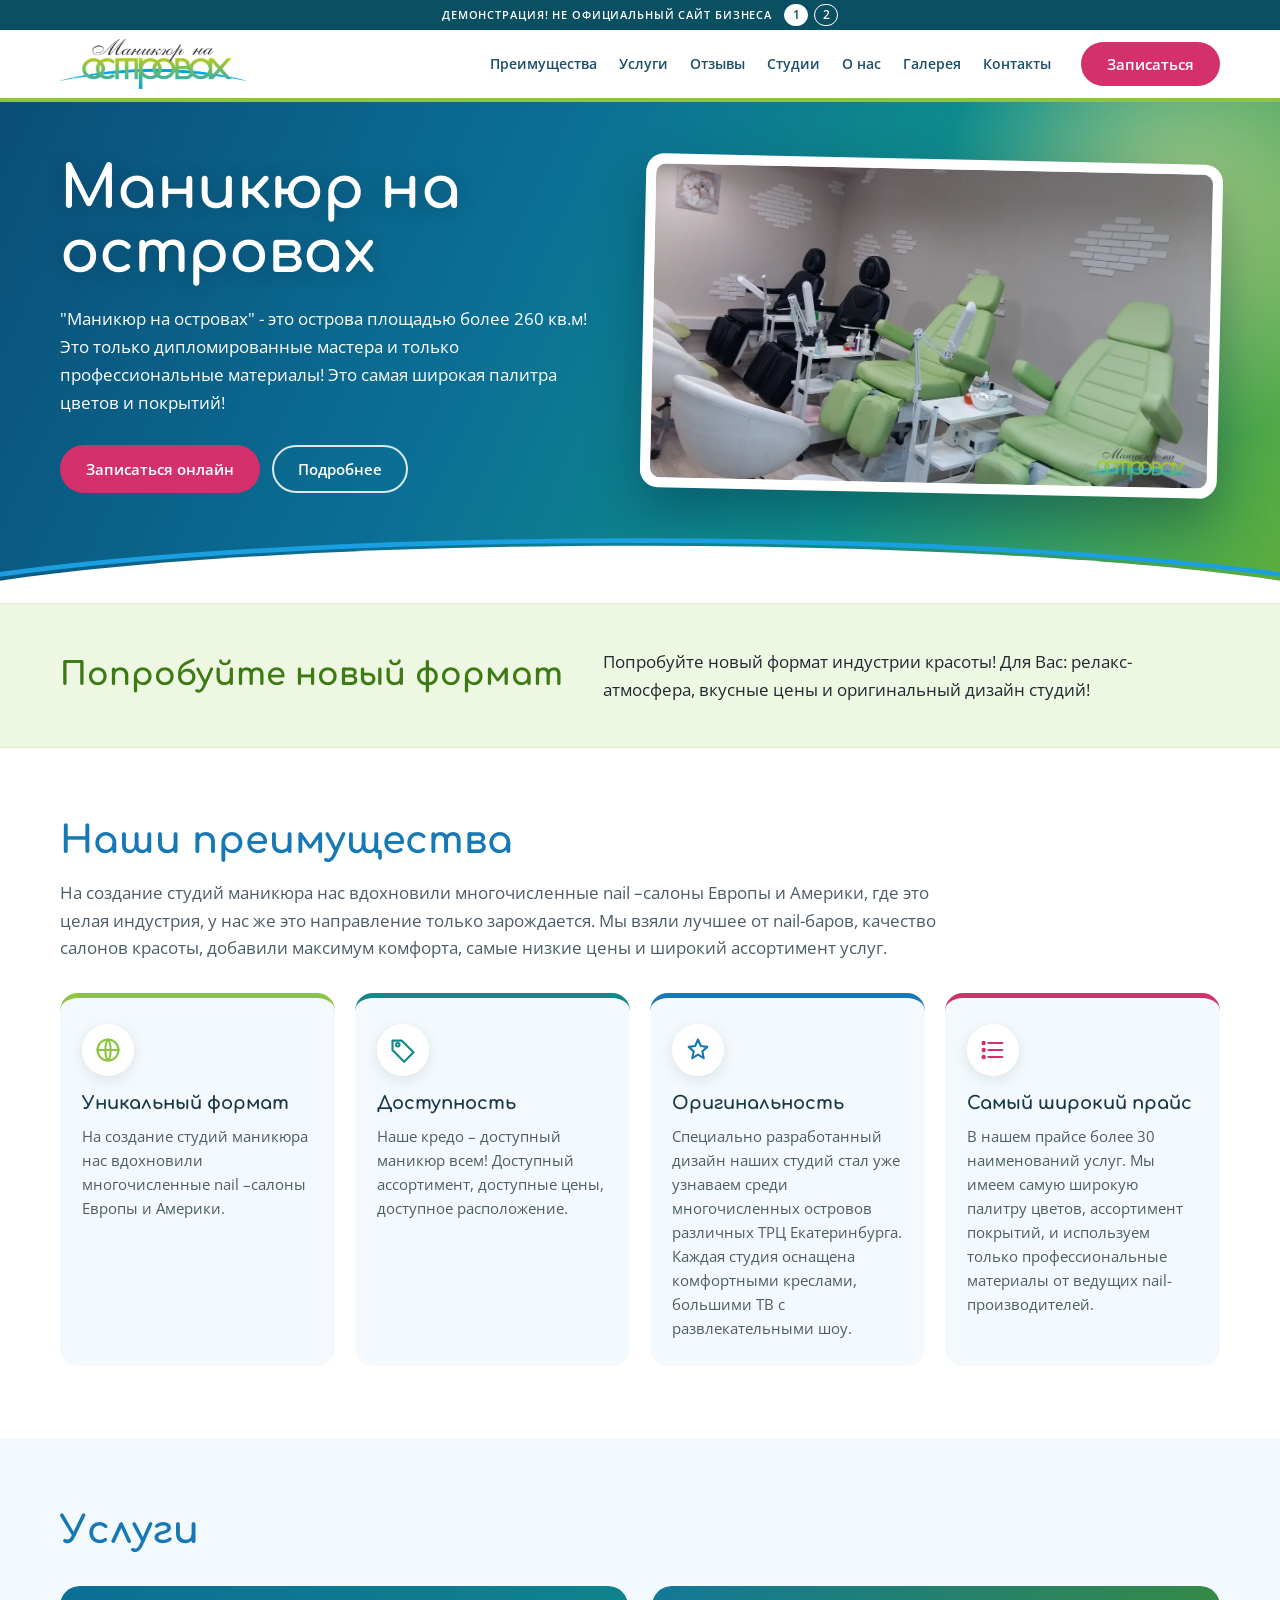
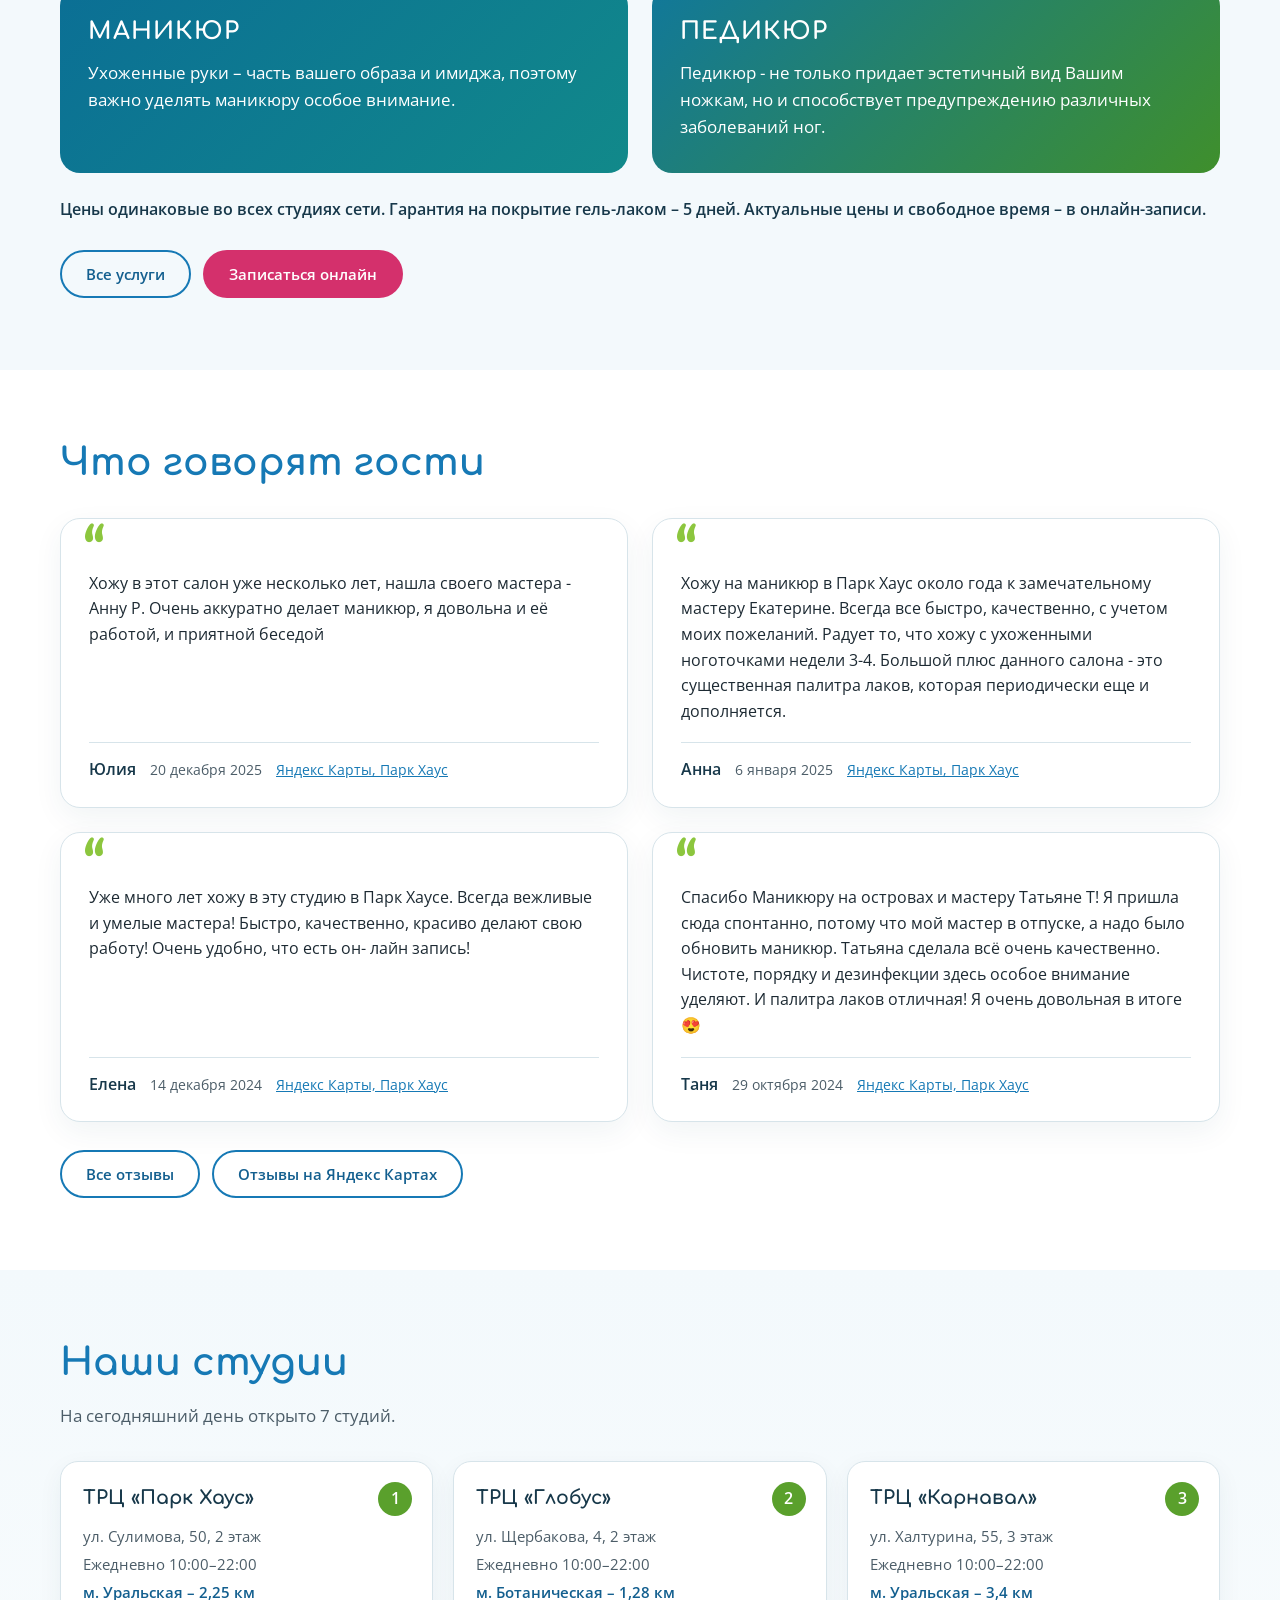
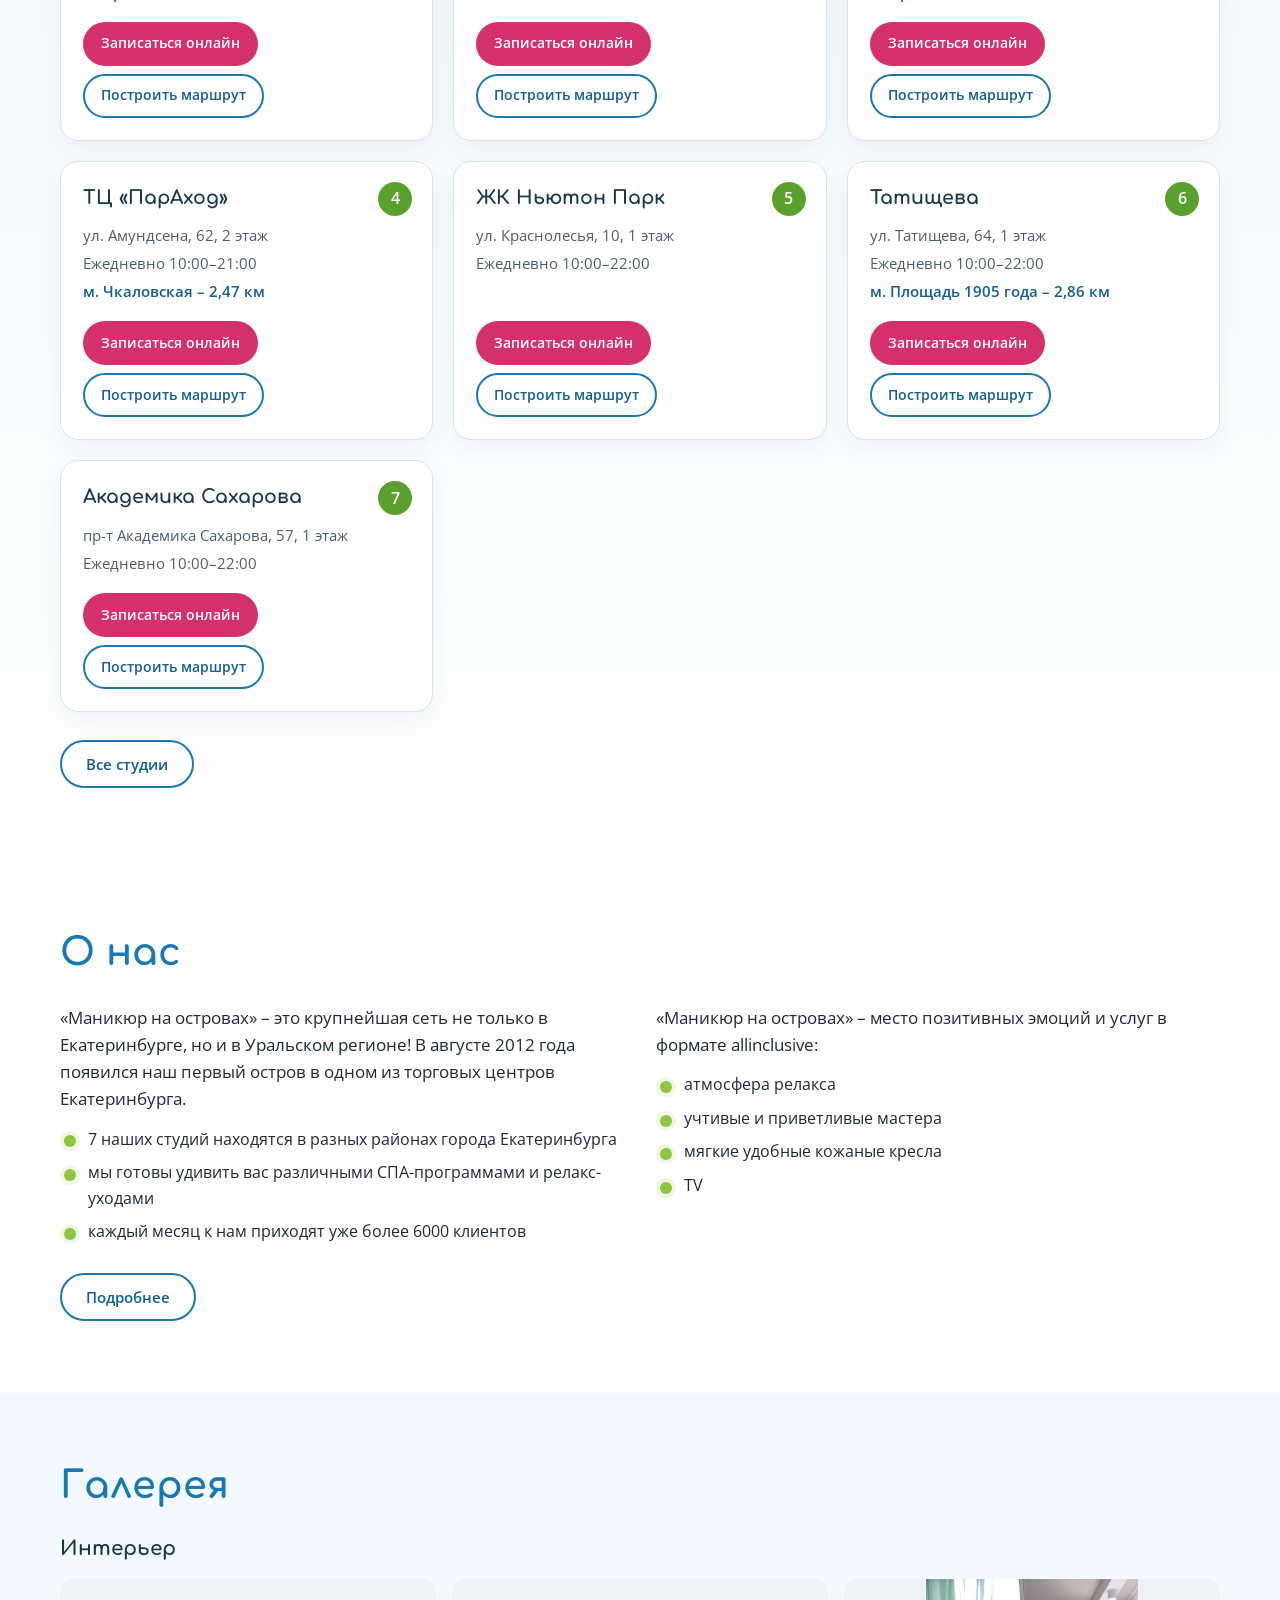
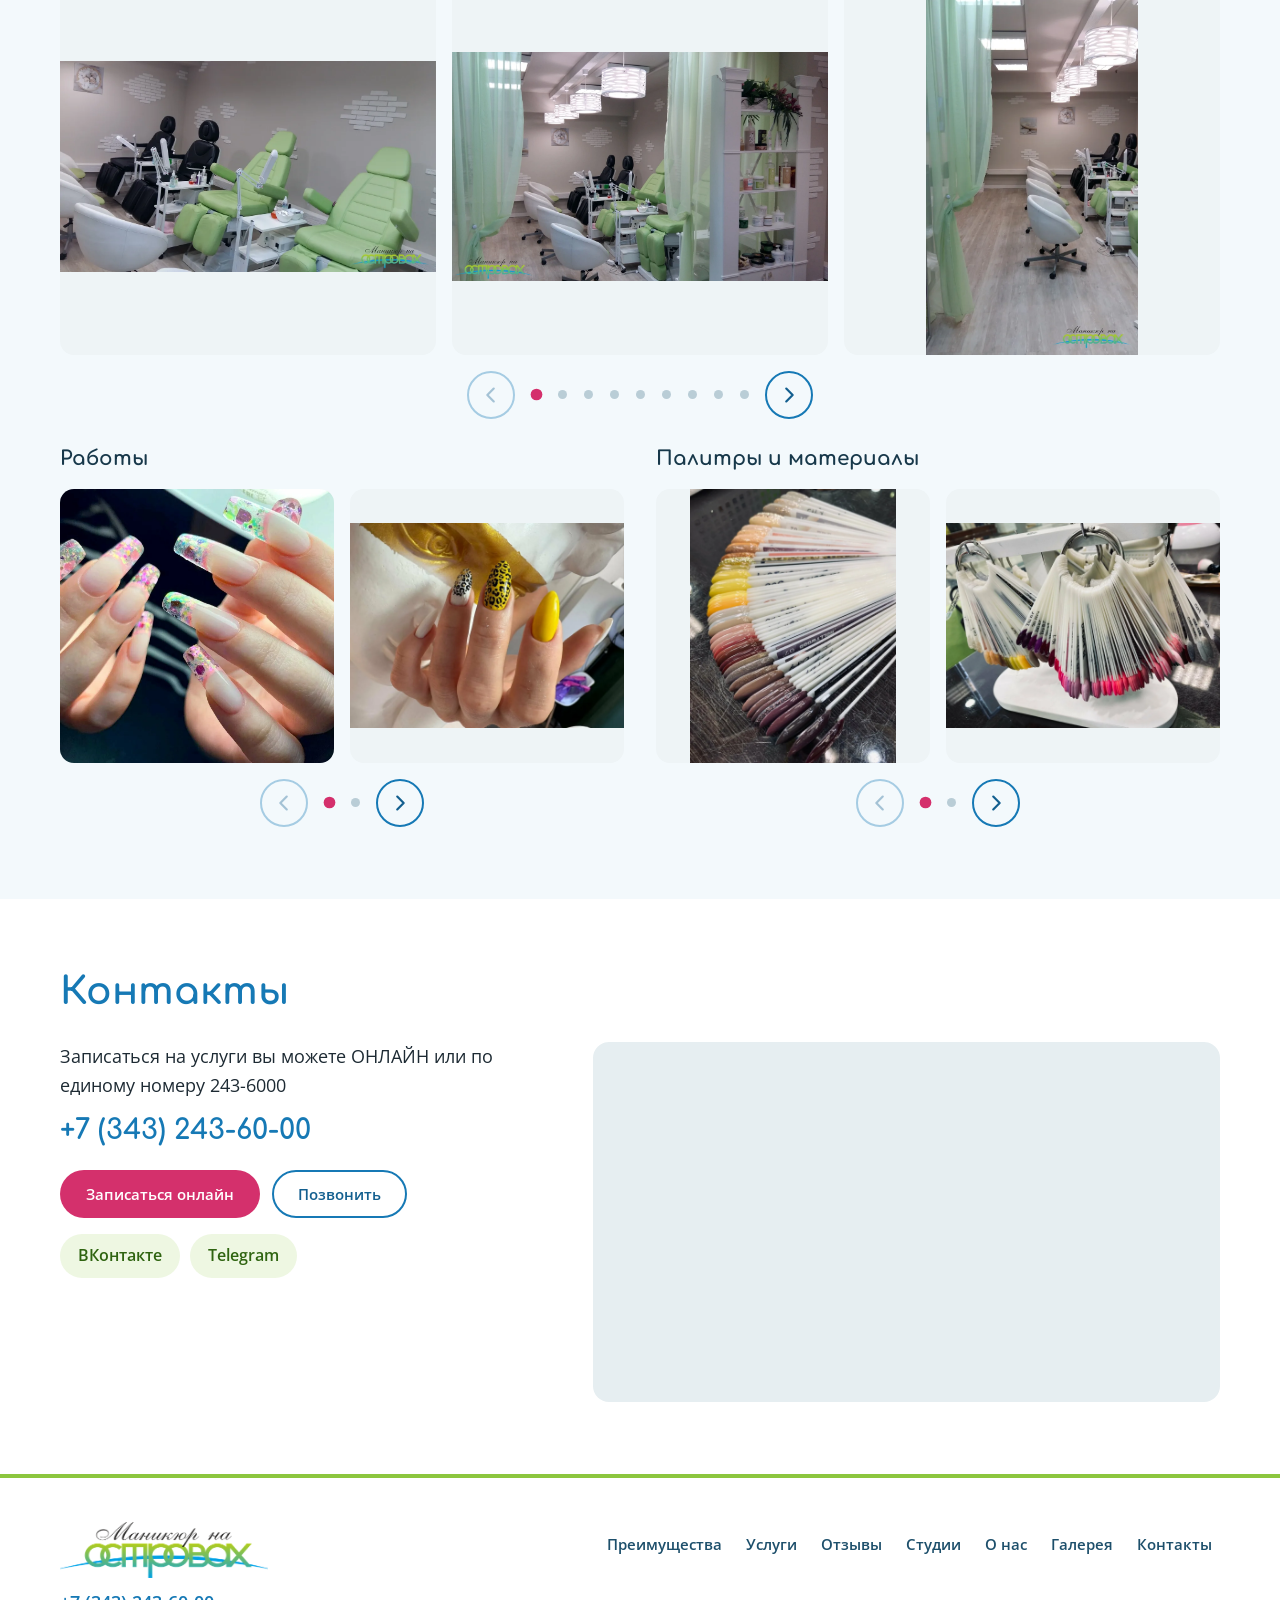
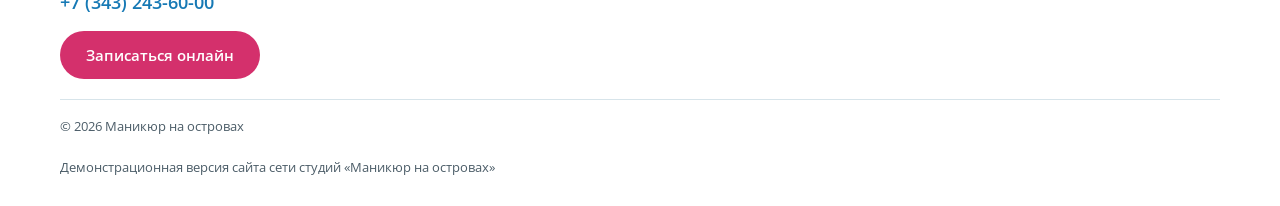
<file: index.html>
<!doctype html>
<html lang="ru">
<head>
<meta charset="utf-8">
<meta name="viewport" content="width=device-width, initial-scale=1.0">
<meta name="robots" content="noindex, nofollow">
<title>Маникюр на островах · сеть студий маникюра и педикюра в Екатеринбурге</title>
<meta name="description" content="Маникюр на островах · сеть из 7 студий маникюра и педикюра в Екатеринбурге: ТРЦ и жилые кварталы, единый телефон, онлайн-запись, работаем с 2012 года.">
<meta name="theme-color" content="#0b5f86">
<link rel="icon" sizes="any" href="logos/favicon.ico">
<link rel="icon" type="image/png" sizes="32x32" href="logos/favicon-32x32.png">
<link rel="apple-touch-icon" sizes="180x180" href="logos/apple-touch-icon.png">
<link rel="preload" href="fonts/comfortaa-cyrillic-700.woff2" as="font" type="font/woff2" crossorigin>
<link rel="preload" href="fonts/open-sans-cyrillic-400.woff2" as="font" type="font/woff2" crossorigin>
<link rel="stylesheet" href="css/fonts.css">
<link rel="stylesheet" href="css/styles.css">
</head>
<body>
<div class="top" id="top">
  <div class="demo"><p class="demo__txt">ДЕМОНСТРАЦИЯ! НЕ ОФИЦИАЛЬНЫЙ САЙТ БИЗНЕСА</p><nav class="demo__sw" aria-label="Версии сайта"><a href="./" aria-current="page" aria-label="Версия 1">1</a><a href="v2/" aria-label="Версия 2">2</a></nav></div>
  <header class="hd">
    <a class="hd__logo" href="./"><img src="logos/logo.png" width="480" height="129" alt="Маникюр на островах"></a>
    <nav class="hd__nav" aria-label="Разделы"><ul><li><a href="#preimushchestva">Преимущества</a></li><li><a href="#uslugi">Услуги</a></li><li><a href="#otzyvy">Отзывы</a></li><li><a href="#studii">Студии</a></li><li><a href="#o-nas">О нас</a></li><li><a href="#galereya">Галерея</a></li><li><a href="#kontakty">Контакты</a></li></ul></nav>
    <a class="btn btn--pink hd__book" href="https://yandex.ru/maps/org/manikyur_na_ostrovakh/81677943610/" target="_blank" rel="noopener">Записаться</a>
    <button class="menu-btn" type="button" aria-expanded="false" aria-controls="menu" aria-label="Открыть меню"><span></span><span></span><span></span></button>
  </header>
  <nav class="menu" id="menu" aria-label="Меню" hidden><ul><li><a href="#preimushchestva">Преимущества</a></li><li><a href="#uslugi">Услуги</a></li><li><a href="#otzyvy">Отзывы</a></li><li><a href="#studii">Студии</a></li><li><a href="#o-nas">О нас</a></li><li><a href="#galereya">Галерея</a></li><li><a href="#kontakty">Контакты</a></li></ul></nav>
</div>
<div class="top-space" aria-hidden="true"></div>
<main id="main">
<section class="hero" aria-labelledby="h1">
  <div class="hero__sun" aria-hidden="true"></div>
  <div class="wrap hero__in">
    <div class="hero__txt">
      <h1 id="h1">Маникюр на островах</h1>
      <p class="hero__lead">&quot;Маникюр на островах&quot; - это острова площадью более 260 кв.м! Это только дипломированные мастера и только профессиональные материалы! Это самая широкая палитра цветов и покрытий!</p>
      <div class="acts"><a class="btn btn--pink" href="https://yandex.ru/maps/org/manikyur_na_ostrovakh/81677943610/" target="_blank" rel="noopener">Записаться онлайн</a><a class="btn btn--ghost" href="#uslugi">Подробнее</a></div>
    </div>
    <figure class="hero__pic"><img src="img/i01.webp" width="1200" height="675" alt="Педикюрный зал: ряд педикюрных кресел, чёрные и салатовые, с лампами и тележками мастеров"></figure>
  </div>
  <svg class="hero__wave" viewBox="0 0 1440 90" preserveAspectRatio="none" aria-hidden="true"><path d="M0 60 C 360 0 1080 0 1440 60 L1440 90 L0 90 Z"/><path class="hero__arc" d="M0 52 C 360 -6 1080 -6 1440 52" fill="none"/></svg>
</section>

<section class="sec newfmt" aria-labelledby="h-new"><div class="wrap"><h2 id="h-new">Попробуйте новый формат</h2><p>Попробуйте новый формат индустрии красоты! Для Вас: релакс-атмосфера, вкусные цены и оригинальный дизайн студий!</p></div></section>

<section class="sec adv" id="preimushchestva" aria-labelledby="h-adv"><div class="wrap">
  <h2 id="h-adv">Наши преимущества</h2>
  <p class="intro">На создание студий маникюра нас вдохновили многочисленные nail –салоны Европы и Америки, где это целая индустрия, у нас же это направление только зарождается. Мы взяли лучшее от nail-баров, качество салонов красоты, добавили максимум комфорта, самые низкие цены и широкий ассортимент услуг.</p>
  <ul class="adv__list"><li class="adv__card adv__card--1"><span class="adv__ico"><svg viewBox="0 0 24 24" aria-hidden="true"><circle cx="12" cy="12" r="9"/><path d="M3 12h18M12 3c3 3.2 3 14.8 0 18M12 3c-3 3.2-3 14.8 0 18"/></svg></span><h3>Уникальный формат</h3><p>На создание студий маникюра нас вдохновили многочисленные nail –салоны Европы и Америки.</p></li><li class="adv__card adv__card--2"><span class="adv__ico"><svg viewBox="0 0 24 24" aria-hidden="true"><path d="M3 12V4h8l10 10-8 8L3 12z"/><circle cx="7.5" cy="7.5" r="1.5"/></svg></span><h3>Доступность</h3><p>Наше кредо – доступный маникюр всем! Доступный ассортимент, доступные цены, доступное расположение.</p></li><li class="adv__card adv__card--3"><span class="adv__ico"><svg viewBox="0 0 24 24" aria-hidden="true"><path d="M12 3l2.4 5.6L20 9.3l-4.3 3.9 1.2 5.8L12 16l-4.9 3 1.2-5.8L4 9.3l5.6-.7z"/></svg></span><h3>Оригинальность</h3><p>Специально разработанный дизайн наших студий стал уже узнаваем среди многочисленных островов различных ТРЦ Екатеринбурга. Каждая студия оснащена комфортными креслами, большими ТВ с развлекательными шоу.</p></li><li class="adv__card adv__card--4"><span class="adv__ico"><svg viewBox="0 0 24 24" aria-hidden="true"><path d="M8 6h12M8 12h12M8 18h12"/><circle cx="4" cy="6" r="1"/><circle cx="4" cy="12" r="1"/><circle cx="4" cy="18" r="1"/></svg></span><h3>Самый широкий прайс</h3><p>В нашем прайсе более 30 наименований услуг. Мы имеем самую широкую палитру цветов, ассортимент покрытий, и используем только профессиональные материалы от ведущих nail-производителей.</p></li></ul>
</div></section>

<section class="sec services" id="uslugi" aria-labelledby="h-svc"><div class="wrap">
  <h2 id="h-svc">Услуги</h2>
  <div class="svc__grid"><article class="svc svc--1"><h3>МАНИКЮР</h3><p>Ухоженные руки – часть вашего образа и имиджа, поэтому важно уделять маникюру особое внимание.</p></article><article class="svc svc--2"><h3>ПЕДИКЮР</h3><p>Педикюр - не только придает эстетичный вид Вашим ножкам, но и способствует предупреждению различных заболеваний ног.</p></article></div>
  <p class="services__after">Цены одинаковые во всех студиях сети. Гарантия на покрытие гель-лаком – 5 дней. Актуальные цены и свободное время – в онлайн-записи.</p>
  <div class="acts"><a class="btn btn--line" href="https://ostrovamanikur.ru/service">Все услуги</a><a class="btn btn--pink" href="https://yandex.ru/maps/org/manikyur_na_ostrovakh/81677943610/" target="_blank" rel="noopener">Записаться онлайн</a></div>
</div></section>

<section class="sec reviews" id="otzyvy" aria-labelledby="h-rev"><div class="wrap">
  <h2 id="h-rev">Что говорят гости</h2>
  <div class="quotes"><figure class="quote"><blockquote><p>Хожу в этот салон уже несколько лет, нашла своего мастера - Анну Р. Очень аккуратно делает маникюр, я довольна и её работой, и приятной беседой</p></blockquote><figcaption><span class="quote__who">Юлия</span><time datetime="2025-12-20">20 декабря 2025</time><a href="https://yandex.ru/maps/org/manikur_na_ostrovakh/1589084948/reviews/" target="_blank" rel="noopener">Яндекс Карты, Парк Хаус</a></figcaption></figure><figure class="quote"><blockquote><p>Хожу на маникюр в Парк Хаус около года к замечательному мастеру Екатерине. Всегда все быстро, качественно, с учетом моих пожеланий. Радует то, что хожу с ухоженными ноготочками недели 3-4. Большой плюс данного салона - это существенная палитра лаков, которая периодически еще и дополняется.</p></blockquote><figcaption><span class="quote__who">Анна</span><time datetime="2025-01-06">6 января 2025</time><a href="https://yandex.ru/maps/org/manikur_na_ostrovakh/1589084948/reviews/" target="_blank" rel="noopener">Яндекс Карты, Парк Хаус</a></figcaption></figure><figure class="quote"><blockquote><p>Уже много лет хожу в эту студию в Парк Хаусе. Всегда вежливые и умелые мастера! Быстро, качественно, красиво делают свою работу! Очень удобно, что есть он- лайн запись!</p></blockquote><figcaption><span class="quote__who">Елена</span><time datetime="2024-12-14">14 декабря 2024</time><a href="https://yandex.ru/maps/org/manikur_na_ostrovakh/1589084948/reviews/" target="_blank" rel="noopener">Яндекс Карты, Парк Хаус</a></figcaption></figure><figure class="quote"><blockquote><p>Спасибо Маникюру на островах и мастеру Татьяне Т! Я пришла сюда спонтанно, потому что мой мастер в отпуске, а надо было обновить маникюр. Татьяна сделала всё очень качественно. Чистоте, порядку и дезинфекции здесь особое внимание уделяют. И палитра лаков отличная! Я очень довольная в итоге😍</p></blockquote><figcaption><span class="quote__who">Таня</span><time datetime="2024-10-29">29 октября 2024</time><a href="https://yandex.ru/maps/org/manikur_na_ostrovakh/1589084948/reviews/" target="_blank" rel="noopener">Яндекс Карты, Парк Хаус</a></figcaption></figure></div>
  <p class="reviews__more"><a class="btn btn--line" href="https://ostrovamanikur.ru/reviews">Все отзывы</a><a class="btn btn--line" href="https://yandex.ru/maps/org/manikur_na_ostrovakh/1589084948/reviews/" target="_blank" rel="noopener">Отзывы на Яндекс Картах</a></p>
</div></section>

<section class="sec studios" id="studii" aria-labelledby="h-st"><div class="wrap">
  <h2 id="h-st">Наши студии</h2>
  <p class="intro">На сегодняшний день открыто 7 студий.</p>
  <ul class="studios__list"><li class="studio"><span class="studio__n" aria-hidden="true">1</span><h3>ТРЦ «Парк Хаус»</h3><ul class="studio__facts"><li>ул. Сулимова, 50, 2 этаж</li><li>Ежедневно 10:00–22:00</li><li class="studio__metro">м. Уральская – 2,25 км</li></ul><div class="studio__acts"><a class="btn btn--pink btn--sm" href="https://yandex.ru/maps/org/manikur_na_ostrovakh/1589084948/" target="_blank" rel="noopener">Записаться онлайн</a><a class="btn btn--line btn--sm" href="https://yandex.ru/maps/?rtext=~56.86305%2C60.630589&rtt=auto" target="_blank" rel="noopener">Построить маршрут</a></div></li><li class="studio"><span class="studio__n" aria-hidden="true">2</span><h3>ТРЦ «Глобус»</h3><ul class="studio__facts"><li>ул. Щербакова, 4, 2 этаж</li><li>Ежедневно 10:00–22:00</li><li class="studio__metro">м. Ботаническая – 1,28 км</li></ul><div class="studio__acts"><a class="btn btn--pink btn--sm" href="https://yandex.ru/maps/org/manikyur_na_ostrovakh/109927364092/" target="_blank" rel="noopener">Записаться онлайн</a><a class="btn btn--line btn--sm" href="https://yandex.ru/maps/?rtext=~56.788812%2C60.648731&rtt=auto" target="_blank" rel="noopener">Построить маршрут</a></div></li><li class="studio"><span class="studio__n" aria-hidden="true">3</span><h3>ТРЦ «Карнавал»</h3><ul class="studio__facts"><li>ул. Халтурина, 55, 3 этаж</li><li>Ежедневно 10:00–22:00</li><li class="studio__metro">м. Уральская – 3,4 км</li></ul><div class="studio__acts"><a class="btn btn--pink btn--sm" href="https://yandex.ru/maps/org/manikyur_na_ostrovakh/15016337026/" target="_blank" rel="noopener">Записаться онлайн</a><a class="btn btn--line btn--sm" href="https://yandex.ru/maps/?rtext=~56.853346%2C60.550406&rtt=auto" target="_blank" rel="noopener">Построить маршрут</a></div></li><li class="studio"><span class="studio__n" aria-hidden="true">4</span><h3>ТЦ «ПарАход»</h3><ul class="studio__facts"><li>ул. Амундсена, 62, 2 этаж</li><li>Ежедневно 10:00–21:00</li><li class="studio__metro">м. Чкаловская – 2,47 км</li></ul><div class="studio__acts"><a class="btn btn--pink btn--sm" href="https://yandex.ru/maps/org/manikyur_na_ostrovakh/81677943610/" target="_blank" rel="noopener">Записаться онлайн</a><a class="btn btn--line btn--sm" href="https://yandex.ru/maps/?rtext=~56.796874%2C60.579021&rtt=auto" target="_blank" rel="noopener">Построить маршрут</a></div></li><li class="studio"><span class="studio__n" aria-hidden="true">5</span><h3>ЖК Ньютон Парк</h3><ul class="studio__facts"><li>ул. Краснолесья, 10, 1 этаж</li><li>Ежедневно 10:00–22:00</li></ul><div class="studio__acts"><a class="btn btn--pink btn--sm" href="https://yandex.ru/maps/org/manikyur_na_ostrovakh/106670643487/" target="_blank" rel="noopener">Записаться онлайн</a><a class="btn btn--line btn--sm" href="https://yandex.ru/maps/?rtext=~56.778398%2C60.548983&rtt=auto" target="_blank" rel="noopener">Построить маршрут</a></div></li><li class="studio"><span class="studio__n" aria-hidden="true">6</span><h3>Татищева</h3><ul class="studio__facts"><li>ул. Татищева, 64, 1 этаж</li><li>Ежедневно 10:00–22:00</li><li class="studio__metro">м. Площадь 1905 года – 2,86 км</li></ul><div class="studio__acts"><a class="btn btn--pink btn--sm" href="https://yandex.ru/maps/org/manikyur_na_ostrovakh/191904943247/" target="_blank" rel="noopener">Записаться онлайн</a><a class="btn btn--line btn--sm" href="https://yandex.ru/maps/?rtext=~56.836131%2C60.555328&rtt=auto" target="_blank" rel="noopener">Построить маршрут</a></div></li><li class="studio"><span class="studio__n" aria-hidden="true">7</span><h3>Академика Сахарова</h3><ul class="studio__facts"><li>пр-т Академика Сахарова, 57, 1 этаж</li><li>Ежедневно 10:00–22:00</li></ul><div class="studio__acts"><a class="btn btn--pink btn--sm" href="https://yandex.ru/maps/org/manikyur_na_ostrovakh/160640105200/" target="_blank" rel="noopener">Записаться онлайн</a><a class="btn btn--line btn--sm" href="https://yandex.ru/maps/?rtext=~56.786606%2C60.512614&rtt=auto" target="_blank" rel="noopener">Построить маршрут</a></div></li></ul>
  <div class="acts"><a class="btn btn--line" href="https://ostrovamanikur.ru/master">Все студии</a></div>
</div></section>

<section class="sec about" id="o-nas" aria-labelledby="h-about"><div class="wrap">
  <h2 id="h-about">О нас</h2>
  <div class="about__cols">
    <div><p>«Маникюр на островах» – это крупнейшая сеть не только в Екатеринбурге, но и в Уральском регионе! В августе 2012 года появился наш первый остров в одном из торговых центров Екатеринбурга.</p><ul class="ticks"><li>7 наших студий находятся в разных районах города Екатеринбурга</li><li>мы готовы удивить вас различными СПА-программами и релакс-уходами</li><li>каждый месяц к нам приходят уже более 6000 клиентов</li></ul></div>
    <div><p>«Маникюр на островах» – место позитивных эмоций и услуг в формате allinclusive:</p><ul class="ticks"><li>атмосфера релакса</li><li>учтивые и приветливые мастера</li><li>мягкие удобные кожаные кресла</li><li>TV</li></ul></div>
  </div>
  <div class="acts"><a class="btn btn--line" href="https://ostrovamanikur.ru/about">Подробнее</a></div>
</div></section>

<section class="sec gallery" id="galereya" aria-labelledby="h-gal"><div class="wrap">
  <h2 id="h-gal">Галерея</h2>
  <div class="reel" id="reel-int">
      <h3 class="gal__h">Интерьер</h3>
      <ul class="reel__track" tabindex="0" aria-label="Интерьер: фото"><li class="reel__slide"><figure class="shot"><img src="img/i01.webp" width="1200" height="675" alt="Педикюрный зал: ряд педикюрных кресел, чёрные и салатовые, с лампами и тележками мастеров" loading="lazy" decoding="async"></figure></li><li class="reel__slide"><figure class="shot"><img src="img/i02.webp" width="1200" height="732" alt="Общий вид зала через салатовые занавеси: светильники-барабаны и педикюрные кресла" loading="lazy" decoding="async"></figure></li><li class="reel__slide"><figure class="shot"><img src="img/i03.webp" width="675" height="1200" alt="Вид вдоль зала: салатовая занавеска, подвесные светильники и ряд белых кресел" loading="lazy" decoding="async"></figure></li><li class="reel__slide"><figure class="shot"><img src="img/i04.webp" width="799" height="1200" alt="Белый стеллаж с косметикой, белое кресло и маникюрный стол" loading="lazy" decoding="async"></figure></li><li class="reel__slide"><figure class="shot"><img src="img/i05.webp" width="784" height="1200" alt="Рабочее место: маникюрный стол, кресло мастера и кресло гостя" loading="lazy" decoding="async"></figure></li><li class="reel__slide"><figure class="shot"><img src="img/i06.webp" width="769" height="1200" alt="Декор студии: картины с морской звездой и ракушкой на стене" loading="lazy" decoding="async"></figure></li><li class="reel__slide"><figure class="shot"><img src="img/i07.webp" width="675" height="1200" alt="Белый стеллаж с уходовой косметикой и цветами на фоне салатовой занавески" loading="lazy" decoding="async"></figure></li><li class="reel__slide"><figure class="shot"><img src="img/i08.webp" width="900" height="1200" alt="Зона педикюра в студии ЖК Ньютон Парк: чёрный диван и столешница" loading="lazy" decoding="async"></figure></li><li class="reel__slide"><figure class="shot"><img src="img/i09.webp" width="900" height="1200" alt="Раковина и круглое зеркало с бирюзовой подсветкой у зелёной стены" loading="lazy" decoding="async"></figure></li><li class="reel__slide"><figure class="shot"><img src="img/i10.webp" width="1200" height="900" alt="Стеклянная люстра и настенные часы на тёмно-серой стене" loading="lazy" decoding="async"></figure></li><li class="reel__slide"><figure class="shot"><img src="img/i11.webp" width="900" height="1200" alt="Деревянные полки с лаками, кремами и декором" loading="lazy" decoding="async"></figure></li></ul>
      <div class="reel__ctl"><button class="reel__btn reel__prev" type="button" aria-label="Предыдущее фото"><svg viewBox="0 0 24 24" aria-hidden="true"><path d="M15 5l-7 7 7 7"/></svg></button><div class="reel__dots"></div><button class="reel__btn reel__next" type="button" aria-label="Следующее фото"><svg viewBox="0 0 24 24" aria-hidden="true"><path d="M9 5l7 7-7 7"/></svg></button></div>
    </div>
  <div class="gal__pair">
  <div class="reel" id="reel-wk">
      <h3 class="gal__h">Работы</h3>
      <ul class="reel__track" tabindex="0" aria-label="Работы: фото"><li class="reel__slide"><figure class="shot"><img src="img/w01.webp" width="960" height="960" alt="Длинные прозрачные ногти с блёстками и фольгой" loading="lazy" decoding="async"></figure></li><li class="reel__slide"><figure class="shot"><img src="img/w02.webp" width="1200" height="900" alt="Миндалевидные ногти: жёлтый, белый и леопардовый дизайн" loading="lazy" decoding="async"></figure></li><li class="reel__slide"><figure class="shot"><img src="img/w03.webp" width="900" height="1200" alt="Нюдово-розовый гель-лак, форма овал" loading="lazy" decoding="async"></figure></li></ul>
      <div class="reel__ctl"><button class="reel__btn reel__prev" type="button" aria-label="Предыдущее фото"><svg viewBox="0 0 24 24" aria-hidden="true"><path d="M15 5l-7 7 7 7"/></svg></button><div class="reel__dots"></div><button class="reel__btn reel__next" type="button" aria-label="Следующее фото"><svg viewBox="0 0 24 24" aria-hidden="true"><path d="M9 5l7 7-7 7"/></svg></button></div>
    </div>
  <div class="reel" id="reel-pr">
      <h3 class="gal__h">Палитры и материалы</h3>
      <ul class="reel__track" tabindex="0" aria-label="Палитры и материалы: фото"><li class="reel__slide"><figure class="shot"><img src="img/p01.webp" width="900" height="1200" alt="Палитра-веер гель-лаков на столе" loading="lazy" decoding="async"></figure></li><li class="reel__slide"><figure class="shot"><img src="img/p02.webp" width="1200" height="900" alt="Веера-палитры гель-лаков на белой стойке" loading="lazy" decoding="async"></figure></li><li class="reel__slide"><figure class="shot"><img src="img/p03.webp" width="828" height="832" alt="Коробки камуфлирующей базы на искусственной траве" loading="lazy" decoding="async"></figure></li></ul>
      <div class="reel__ctl"><button class="reel__btn reel__prev" type="button" aria-label="Предыдущее фото"><svg viewBox="0 0 24 24" aria-hidden="true"><path d="M15 5l-7 7 7 7"/></svg></button><div class="reel__dots"></div><button class="reel__btn reel__next" type="button" aria-label="Следующее фото"><svg viewBox="0 0 24 24" aria-hidden="true"><path d="M9 5l7 7-7 7"/></svg></button></div>
    </div>
  </div>
</div></section>

<section class="sec contacts" id="kontakty" aria-labelledby="h-ct"><div class="wrap">
  <h2 id="h-ct">Контакты</h2>
  <div class="contacts__grid">
    <div class="contacts__info">
      <p class="contacts__txt">Записаться на услуги вы можете ОНЛАЙН или по единому номеру 243-6000</p>
      <p class="contacts__tel"><a href="tel:+73432436000">+7 (343) 243-60-00</a></p>
      <div class="acts"><a class="btn btn--pink" href="https://yandex.ru/maps/org/manikyur_na_ostrovakh/81677943610/" target="_blank" rel="noopener">Записаться онлайн</a><a class="btn btn--line" href="tel:+73432436000">Позвонить</a></div>
      <ul class="chats"><li><a href="https://vk.com/ostrovamanikur" target="_blank" rel="noopener">ВКонтакте</a></li><li><a href="https://t.me/manikur_na_ostrovah" target="_blank" rel="noopener">Telegram</a></li></ul>
    </div>
    <div class="map"><iframe src="https://yandex.ru/map-widget/v1/?ll=60.5800%2C56.8210&amp;z=11&amp;pt=60.630589%2C56.86305%2Cpm2gnm1~60.648731%2C56.788812%2Cpm2gnm2~60.550406%2C56.853346%2Cpm2gnm3~60.579021%2C56.796874%2Cpm2gnm4~60.548983%2C56.778398%2Cpm2gnm5~60.555328%2C56.836131%2Cpm2gnm6~60.512614%2C56.786606%2Cpm2gnm7" title="Студии «Маникюр на островах» на карте" loading="lazy" allowfullscreen></iframe></div>
  </div>
</div></section>

</main>
<footer class="foot"><div class="wrap">
  <div class="foot__brand"><img src="logos/logo.png" width="480" height="129" alt="Маникюр на островах" loading="lazy"><p><a href="tel:+73432436000">+7 (343) 243-60-00</a></p><a class="btn btn--pink" href="https://yandex.ru/maps/org/manikyur_na_ostrovakh/81677943610/" target="_blank" rel="noopener">Записаться онлайн</a></div>
  <nav class="foot__nav" aria-label="Разделы сайта"><ul><li><a href="#preimushchestva">Преимущества</a></li><li><a href="#uslugi">Услуги</a></li><li><a href="#otzyvy">Отзывы</a></li><li><a href="#studii">Студии</a></li><li><a href="#o-nas">О нас</a></li><li><a href="#galereya">Галерея</a></li><li><a href="#kontakty">Контакты</a></li></ul></nav>
  <p class="foot__copy">© 2026 Маникюр на островах</p>
  <p class="foot__demo">Демонстрационная версия сайта сети студий «Маникюр на островах»</p>
</div></footer>
<script src="js/site.js"></script>
<script src="js/reel.js"></script>
</body>
</html>
</file>
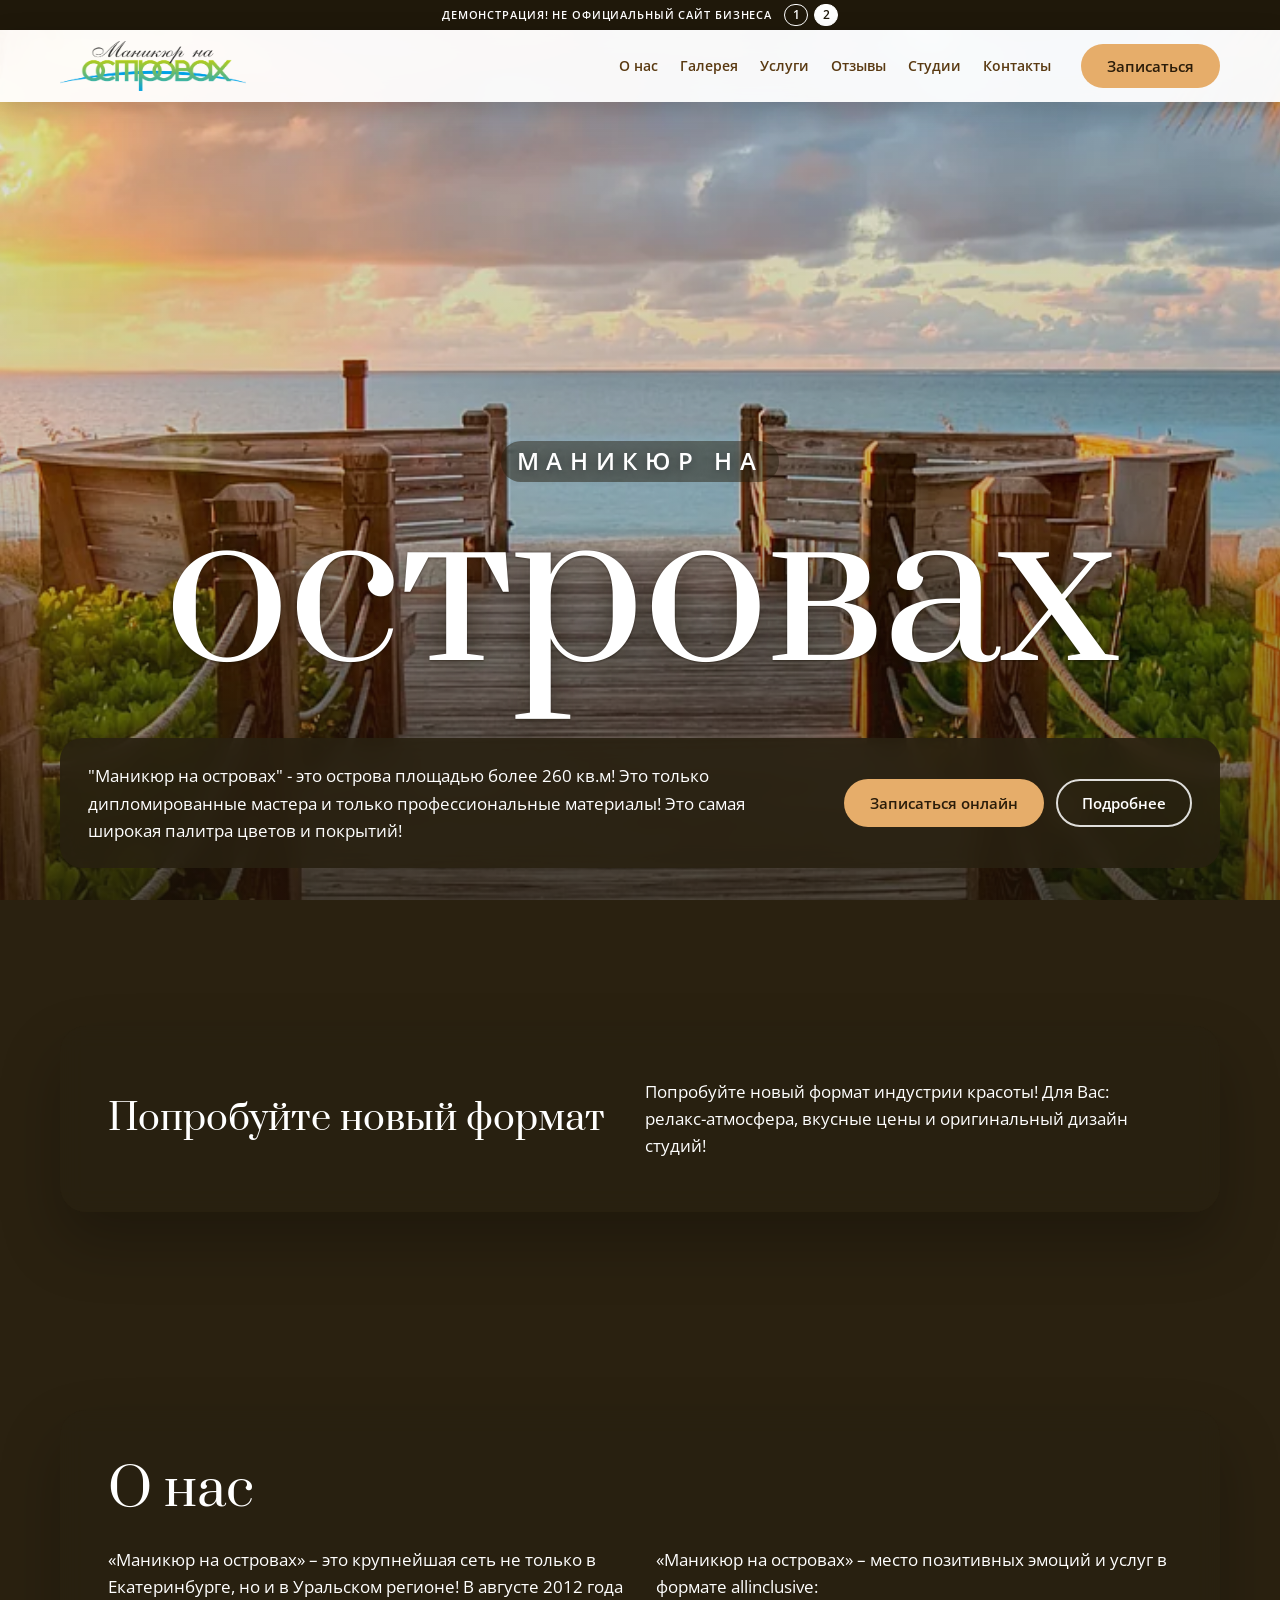
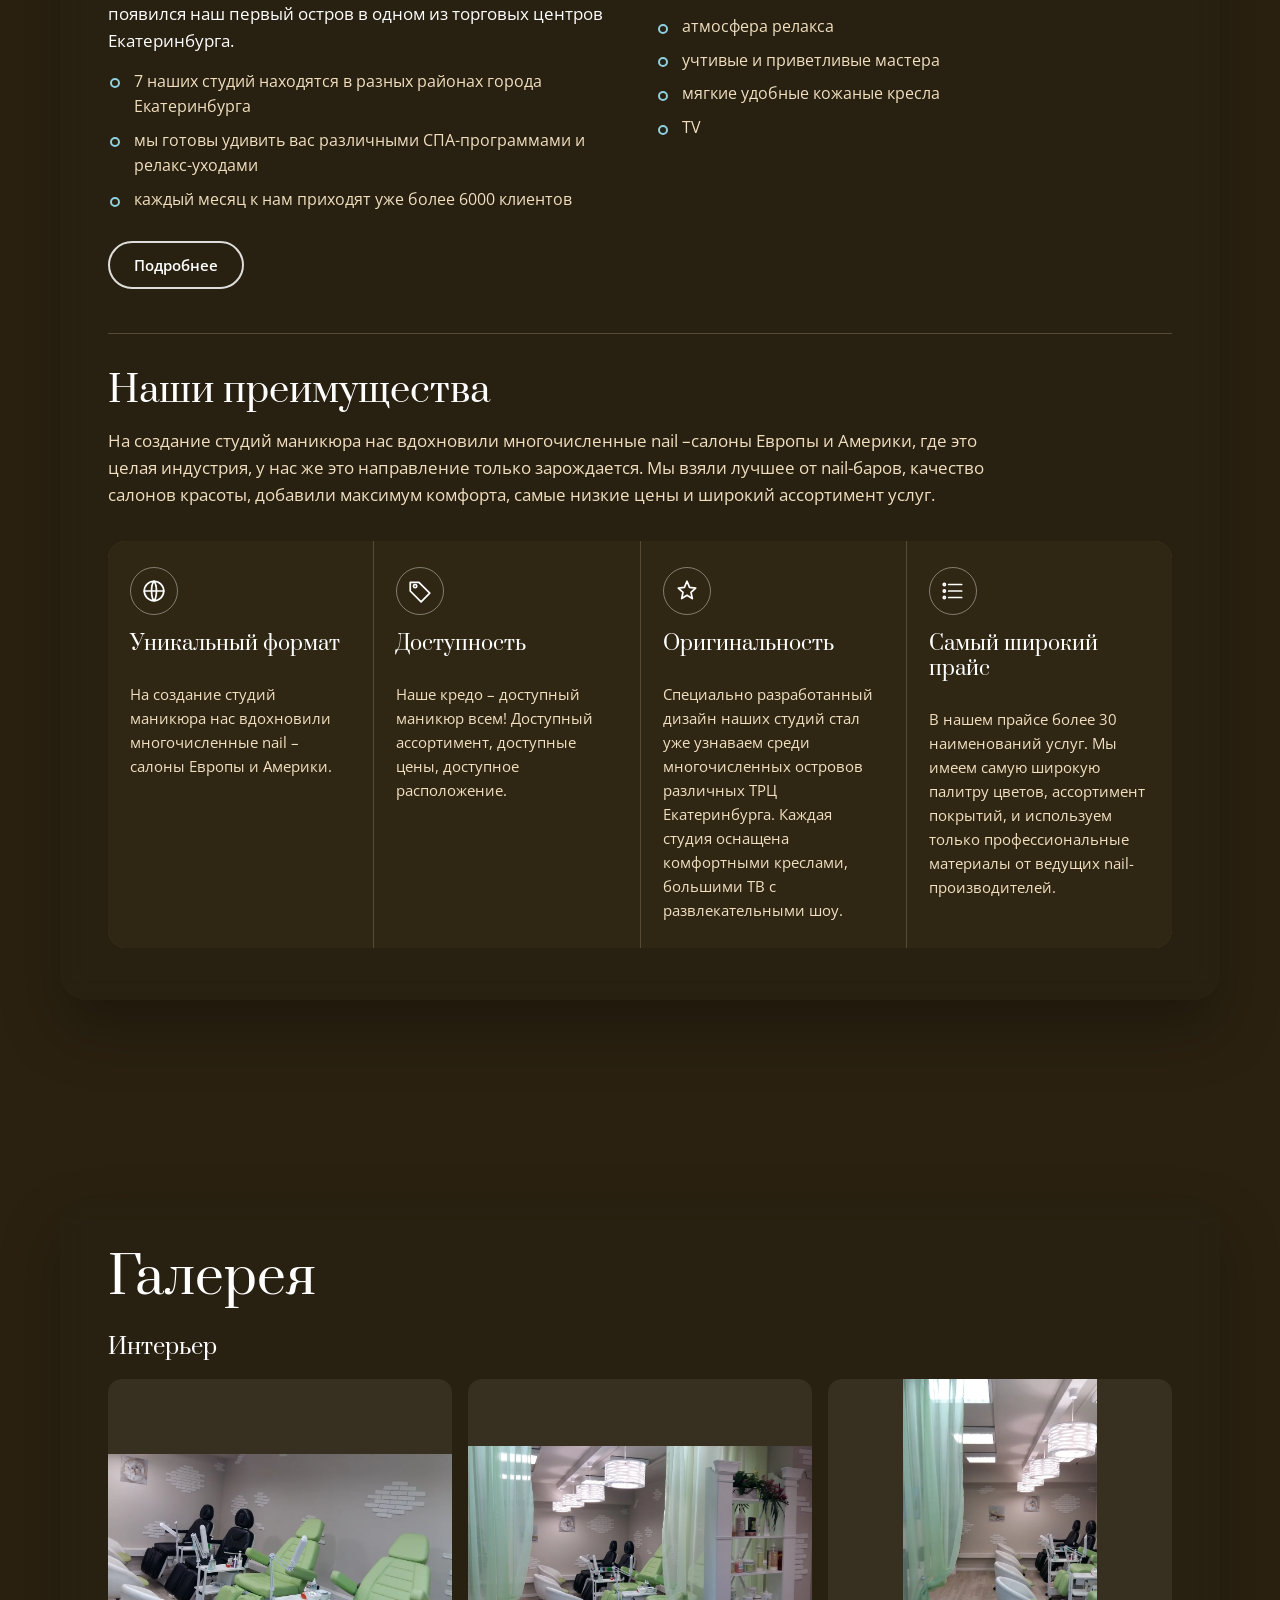
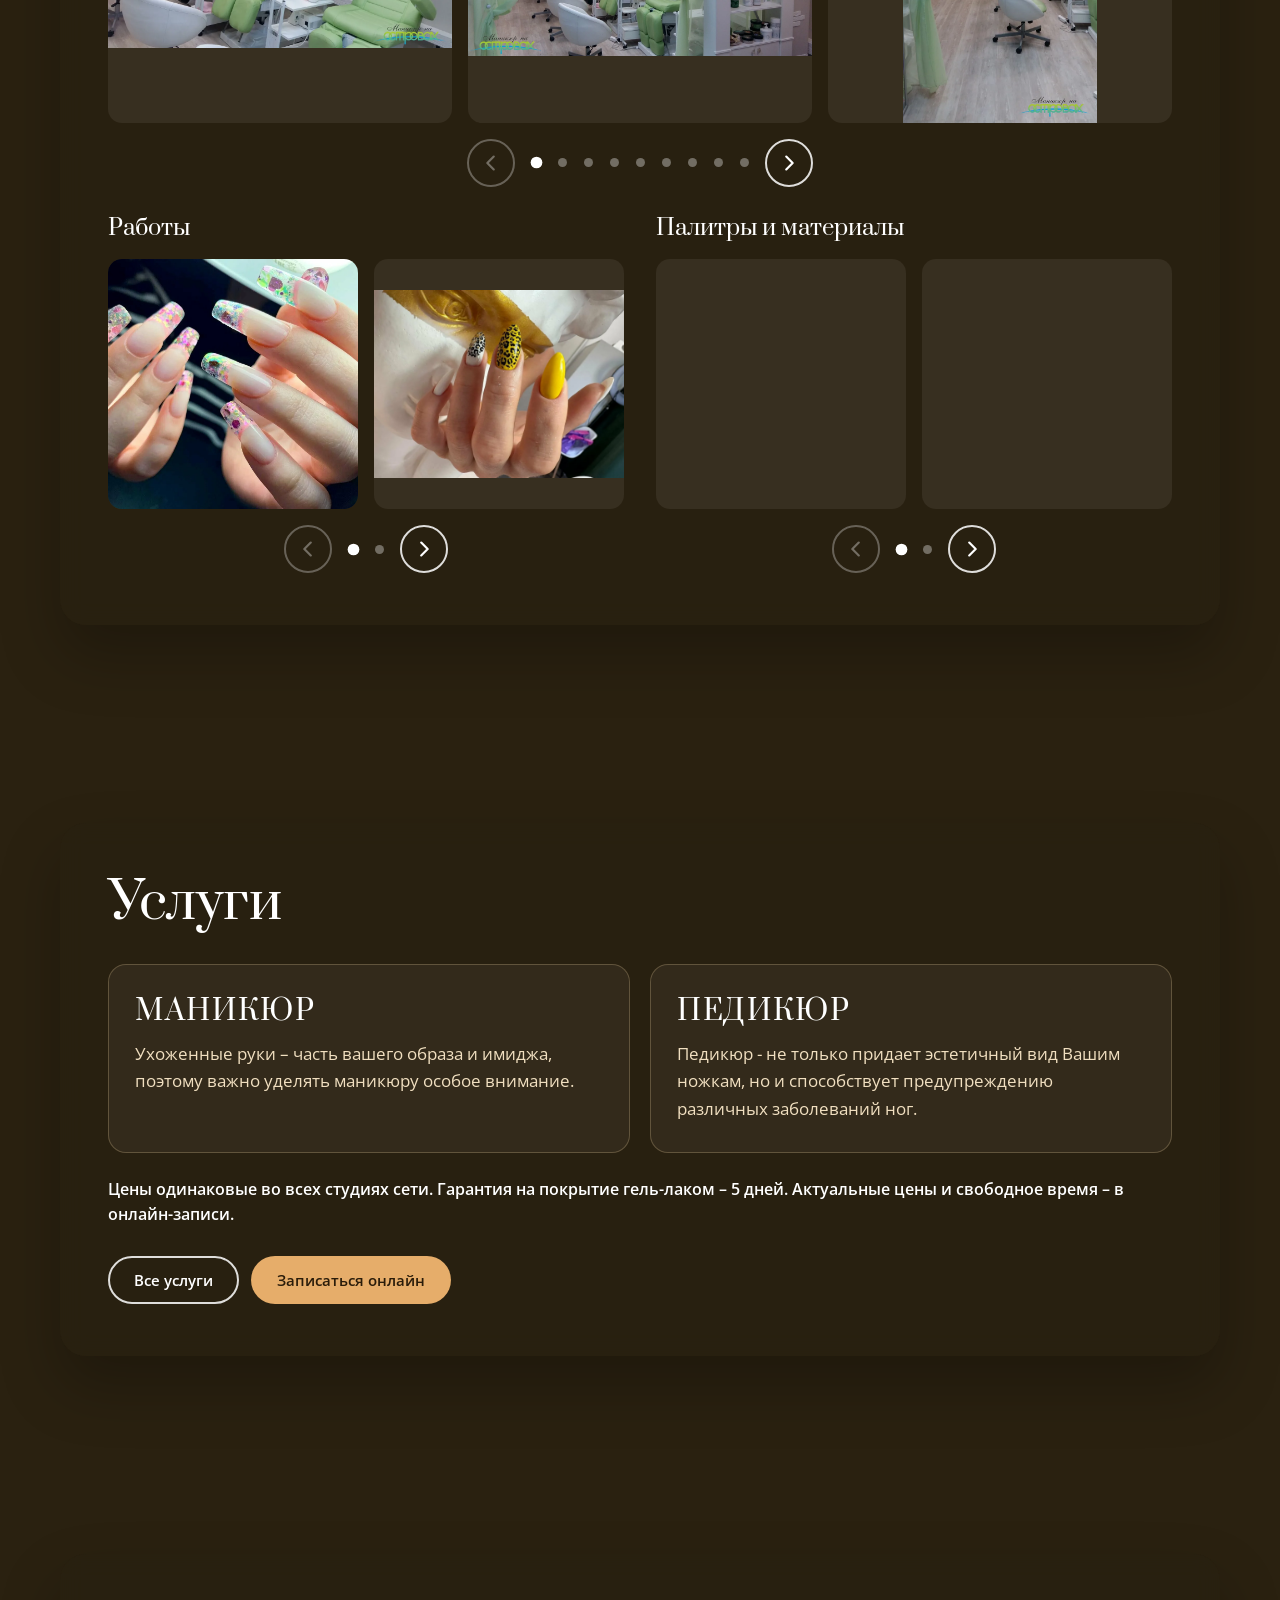
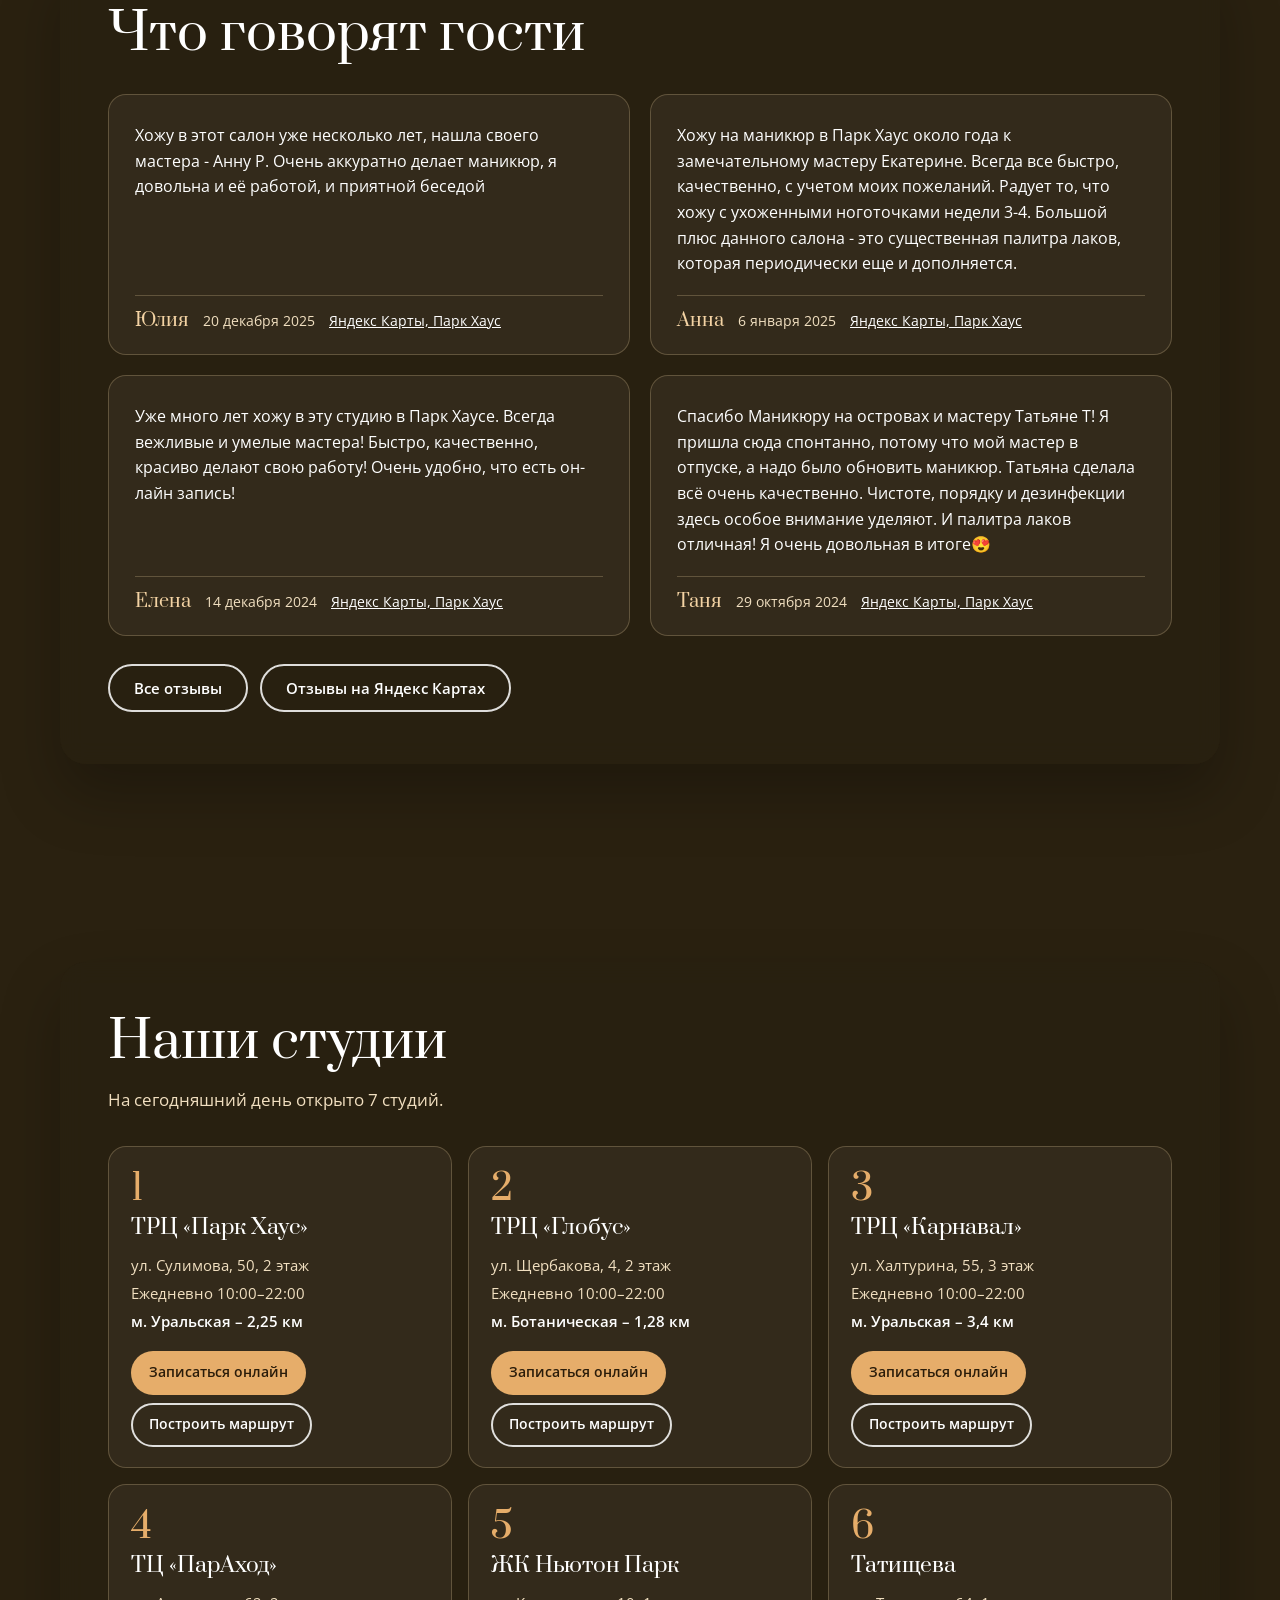
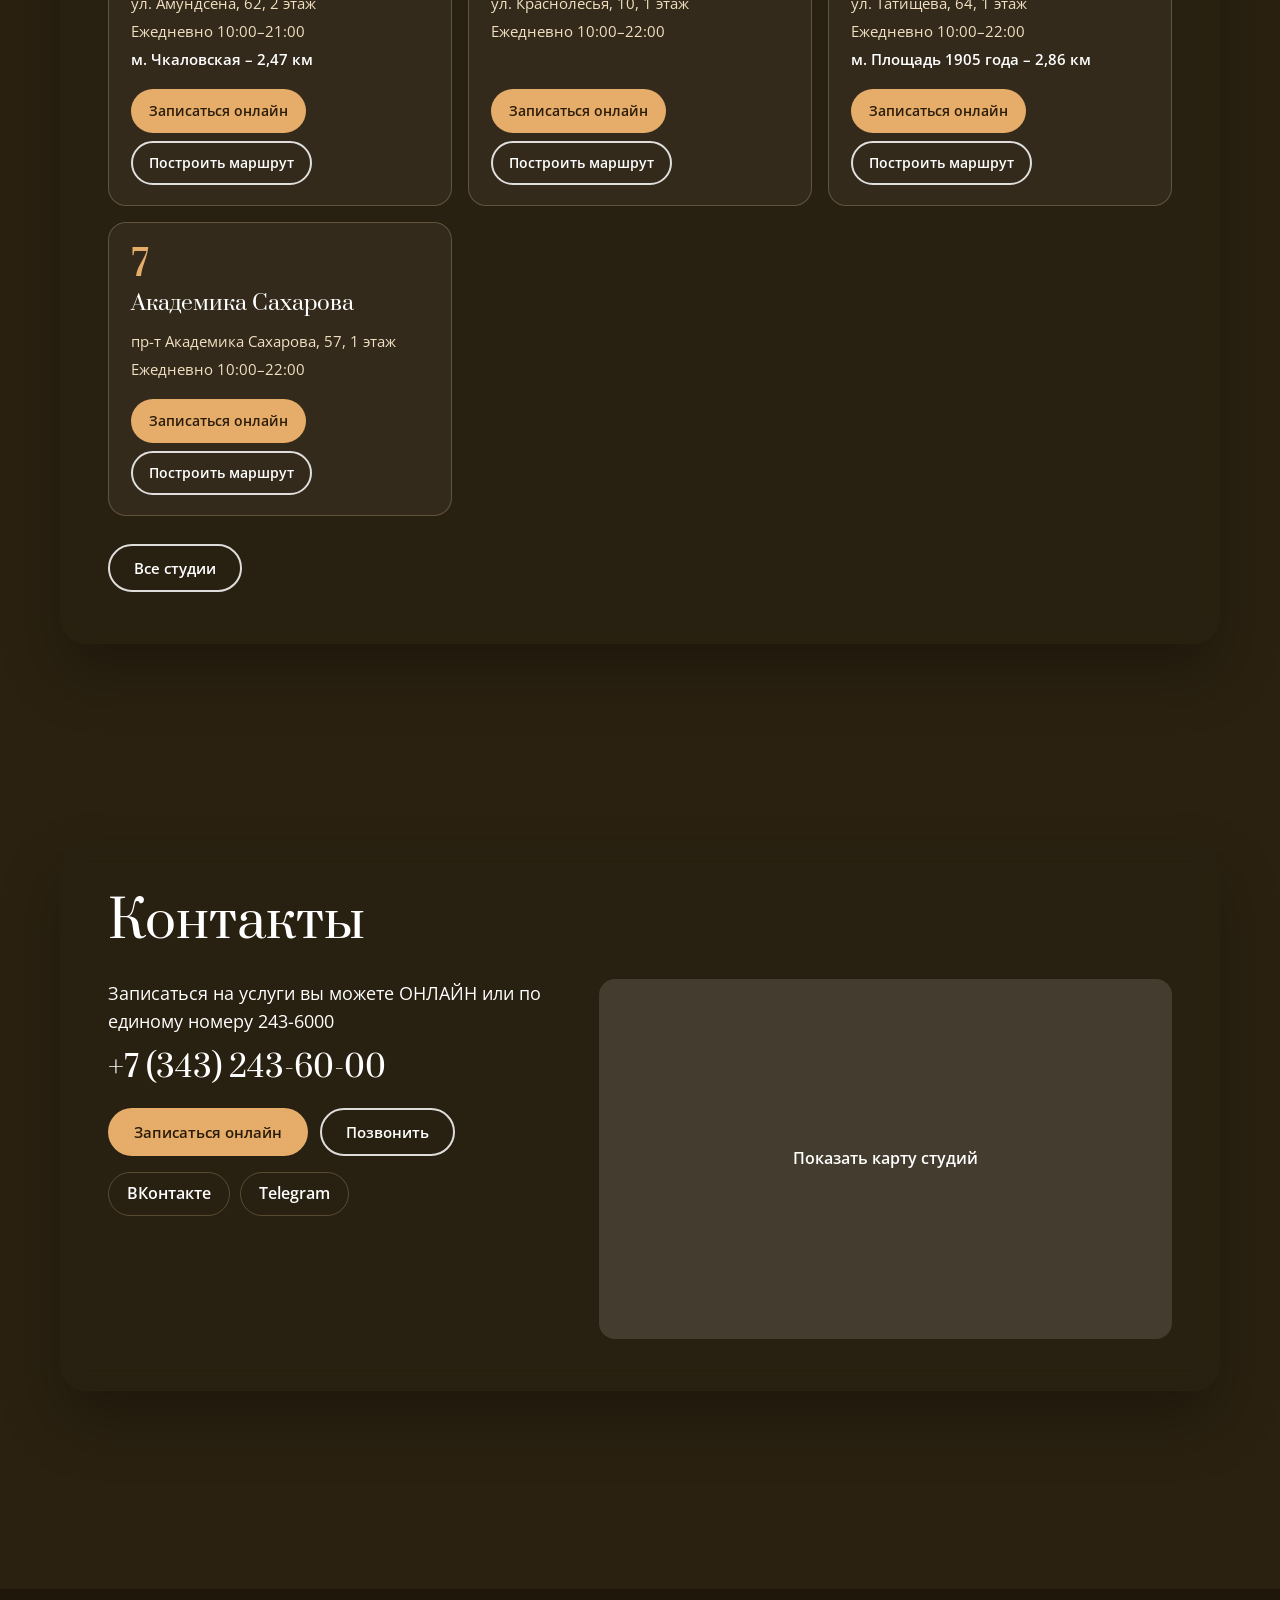
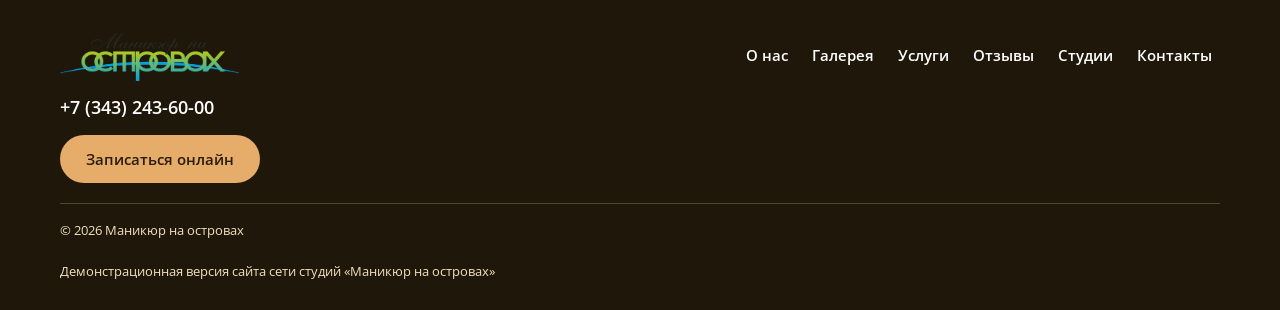
<file: v2/index.html>
<!doctype html>
<html lang="ru">
<head>
<meta charset="utf-8">
<meta name="viewport" content="width=device-width, initial-scale=1.0">
<meta name="robots" content="noindex, nofollow">
<title>Маникюр на островах · сеть студий маникюра и педикюра в Екатеринбурге</title>
<meta name="description" content="Маникюр на островах · сеть из 7 студий маникюра и педикюра в Екатеринбурге: ТРЦ и жилые кварталы, единый телефон, онлайн-запись, работаем с 2012 года.">
<meta name="theme-color" content="#2a2110">
<link rel="icon" sizes="any" href="../logos/favicon.ico">
<link rel="icon" type="image/png" sizes="32x32" href="../logos/favicon-32x32.png">
<link rel="apple-touch-icon" sizes="180x180" href="../logos/apple-touch-icon.png">
<link rel="preload" href="../fonts/prata-cyrillic-400.woff2" as="font" type="font/woff2" crossorigin>
<link rel="preload" href="../fonts/open-sans-cyrillic-400.woff2" as="font" type="font/woff2" crossorigin>
<link rel="stylesheet" href="../css/fonts.css">
<link rel="stylesheet" href="../css/v2.css">
</head>
<body class="isle">
<script>document.documentElement.classList.add('js')</script>
<div class="top" id="top">
  <div class="demo"><p class="demo__txt">ДЕМОНСТРАЦИЯ! НЕ ОФИЦИАЛЬНЫЙ САЙТ БИЗНЕСА</p><nav class="demo__sw" aria-label="Версии сайта"><a href="../" aria-label="Версия 1">1</a><a href="./" aria-current="page" aria-label="Версия 2">2</a></nav></div>
  <header class="hd">
    <a class="hd__logo" href="./"><img src="../logos/logo.png" width="480" height="129" alt="Маникюр на островах"></a>
    <nav class="hd__nav" aria-label="Разделы"><ul><li><a href="#o-nas">О нас</a></li><li><a href="#galereya">Галерея</a></li><li><a href="#uslugi">Услуги</a></li><li><a href="#otzyvy">Отзывы</a></li><li><a href="#studii">Студии</a></li><li><a href="#kontakty">Контакты</a></li></ul></nav>
    <a class="btn btn--pink hd__book" href="https://yandex.ru/maps/org/manikyur_na_ostrovakh/81677943610/" target="_blank" rel="noopener">Записаться</a>
    <button class="menu-btn" type="button" aria-expanded="false" aria-controls="menu" aria-label="Открыть меню"><span></span><span></span><span></span></button>
  </header>
  <nav class="menu" id="menu" aria-label="Меню" hidden><ul><li><a href="#o-nas">О нас</a></li><li><a href="#galereya">Галерея</a></li><li><a href="#uslugi">Услуги</a></li><li><a href="#otzyvy">Отзывы</a></li><li><a href="#studii">Студии</a></li><li><a href="#kontakty">Контакты</a></li></ul></nav>
</div>
<div class="top-space" aria-hidden="true"></div>
<div class="bg" aria-hidden="true"><img class="bg__img" src="../img/h01.webp" width="2000" height="500" alt="" fetchpriority="high"><span class="bg__shade"></span></div>
<div class="curtain" aria-hidden="true"></div>
<main id="main">
<section class="stage" aria-labelledby="h1">
  <h1 id="h1" class="stage__h"><span class="stage__pre">Маникюр на</span> <span class="stage__word">островах</span></h1>
  <div class="stage__foot">
    <p class="stage__lead">&quot;Маникюр на островах&quot; - это острова площадью более 260 кв.м! Это только дипломированные мастера и только профессиональные материалы! Это самая широкая палитра цветов и покрытий!</p>
    <div class="acts"><a class="btn btn--pink" href="https://yandex.ru/maps/org/manikyur_na_ostrovakh/81677943610/" target="_blank" rel="noopener">Записаться онлайн</a><a class="btn btn--ghost" href="#uslugi">Подробнее</a></div>
  </div>
</section>

<section class="panel newfmt" aria-labelledby="h-new"><div class="wrap"><h2 id="h-new">Попробуйте новый формат</h2><p>Попробуйте новый формат индустрии красоты! Для Вас: релакс-атмосфера, вкусные цены и оригинальный дизайн студий!</p></div></section>

<section class="panel about" id="o-nas" aria-labelledby="h-about"><div class="wrap">
  <h2 id="h-about">О нас</h2>
  <div class="about__cols">
    <div><p>«Маникюр на островах» – это крупнейшая сеть не только в Екатеринбурге, но и в Уральском регионе! В августе 2012 года появился наш первый остров в одном из торговых центров Екатеринбурга.</p><ul class="ticks"><li>7 наших студий находятся в разных районах города Екатеринбурга</li><li>мы готовы удивить вас различными СПА-программами и релакс-уходами</li><li>каждый месяц к нам приходят уже более 6000 клиентов</li></ul></div>
    <div><p>«Маникюр на островах» – место позитивных эмоций и услуг в формате allinclusive:</p><ul class="ticks"><li>атмосфера релакса</li><li>учтивые и приветливые мастера</li><li>мягкие удобные кожаные кресла</li><li>TV</li></ul></div>
  </div>
  <div class="acts"><a class="btn btn--line" href="https://ostrovamanikur.ru/about">Подробнее</a></div>
<div class="about__adv">
  <h3 class="adv__h" id="h-adv">Наши преимущества</h3>
  <p class="intro">На создание студий маникюра нас вдохновили многочисленные nail –салоны Европы и Америки, где это целая индустрия, у нас же это направление только зарождается. Мы взяли лучшее от nail-баров, качество салонов красоты, добавили максимум комфорта, самые низкие цены и широкий ассортимент услуг.</p>
  <ul class="adv__list"><li class="adv__card adv__card--1"><span class="adv__ico"><svg viewBox="0 0 24 24" aria-hidden="true"><circle cx="12" cy="12" r="9"/><path d="M3 12h18M12 3c3 3.2 3 14.8 0 18M12 3c-3 3.2-3 14.8 0 18"/></svg></span><h4>Уникальный формат</h4><p>На создание студий маникюра нас вдохновили многочисленные nail –салоны Европы и Америки.</p></li><li class="adv__card adv__card--2"><span class="adv__ico"><svg viewBox="0 0 24 24" aria-hidden="true"><path d="M3 12V4h8l10 10-8 8L3 12z"/><circle cx="7.5" cy="7.5" r="1.5"/></svg></span><h4>Доступность</h4><p>Наше кредо – доступный маникюр всем! Доступный ассортимент, доступные цены, доступное расположение.</p></li><li class="adv__card adv__card--3"><span class="adv__ico"><svg viewBox="0 0 24 24" aria-hidden="true"><path d="M12 3l2.4 5.6L20 9.3l-4.3 3.9 1.2 5.8L12 16l-4.9 3 1.2-5.8L4 9.3l5.6-.7z"/></svg></span><h4>Оригинальность</h4><p>Специально разработанный дизайн наших студий стал уже узнаваем среди многочисленных островов различных ТРЦ Екатеринбурга. Каждая студия оснащена комфортными креслами, большими ТВ с развлекательными шоу.</p></li><li class="adv__card adv__card--4"><span class="adv__ico"><svg viewBox="0 0 24 24" aria-hidden="true"><path d="M8 6h12M8 12h12M8 18h12"/><circle cx="4" cy="6" r="1"/><circle cx="4" cy="12" r="1"/><circle cx="4" cy="18" r="1"/></svg></span><h4>Самый широкий прайс</h4><p>В нашем прайсе более 30 наименований услуг. Мы имеем самую широкую палитру цветов, ассортимент покрытий, и используем только профессиональные материалы от ведущих nail-производителей.</p></li></ul>
</div>
</div></section>

<section class="panel gallery" id="galereya" aria-labelledby="h-gal"><div class="wrap">
  <h2 id="h-gal">Галерея</h2>
  <div class="reel" id="reel-int">
      <h3 class="gal__h">Интерьер</h3>
      <ul class="reel__track" tabindex="0" aria-label="Интерьер: фото"><li class="reel__slide"><figure class="shot pop"><img src="../img/i01.webp" width="1200" height="675" alt="Педикюрный зал: ряд педикюрных кресел, чёрные и салатовые, с лампами и тележками мастеров" loading="lazy" decoding="async"></figure></li><li class="reel__slide"><figure class="shot pop"><img src="../img/i02.webp" width="1200" height="732" alt="Общий вид зала через салатовые занавеси: светильники-барабаны и педикюрные кресла" loading="lazy" decoding="async"></figure></li><li class="reel__slide"><figure class="shot pop"><img src="../img/i03.webp" width="675" height="1200" alt="Вид вдоль зала: салатовая занавеска, подвесные светильники и ряд белых кресел" loading="lazy" decoding="async"></figure></li><li class="reel__slide"><figure class="shot pop"><img src="../img/i04.webp" width="799" height="1200" alt="Белый стеллаж с косметикой, белое кресло и маникюрный стол" loading="lazy" decoding="async"></figure></li><li class="reel__slide"><figure class="shot pop"><img src="../img/i05.webp" width="784" height="1200" alt="Рабочее место: маникюрный стол, кресло мастера и кресло гостя" loading="lazy" decoding="async"></figure></li><li class="reel__slide"><figure class="shot pop"><img src="../img/i06.webp" width="769" height="1200" alt="Декор студии: картины с морской звездой и ракушкой на стене" loading="lazy" decoding="async"></figure></li><li class="reel__slide"><figure class="shot pop"><img src="../img/i07.webp" width="675" height="1200" alt="Белый стеллаж с уходовой косметикой и цветами на фоне салатовой занавески" loading="lazy" decoding="async"></figure></li><li class="reel__slide"><figure class="shot pop"><img src="../img/i08.webp" width="900" height="1200" alt="Зона педикюра в студии ЖК Ньютон Парк: чёрный диван и столешница" loading="lazy" decoding="async"></figure></li><li class="reel__slide"><figure class="shot pop"><img src="../img/i09.webp" width="900" height="1200" alt="Раковина и круглое зеркало с бирюзовой подсветкой у зелёной стены" loading="lazy" decoding="async"></figure></li><li class="reel__slide"><figure class="shot pop"><img src="../img/i10.webp" width="1200" height="900" alt="Стеклянная люстра и настенные часы на тёмно-серой стене" loading="lazy" decoding="async"></figure></li><li class="reel__slide"><figure class="shot pop"><img src="../img/i11.webp" width="900" height="1200" alt="Деревянные полки с лаками, кремами и декором" loading="lazy" decoding="async"></figure></li></ul>
      <div class="reel__ctl"><button class="reel__btn reel__prev" type="button" aria-label="Предыдущее фото"><svg viewBox="0 0 24 24" aria-hidden="true"><path d="M15 5l-7 7 7 7"/></svg></button><div class="reel__dots"></div><button class="reel__btn reel__next" type="button" aria-label="Следующее фото"><svg viewBox="0 0 24 24" aria-hidden="true"><path d="M9 5l7 7-7 7"/></svg></button></div>
    </div>
  <div class="gal__pair">
  <div class="reel" id="reel-wk">
      <h3 class="gal__h">Работы</h3>
      <ul class="reel__track" tabindex="0" aria-label="Работы: фото"><li class="reel__slide"><figure class="shot pop"><img src="../img/w01.webp" width="960" height="960" alt="Длинные прозрачные ногти с блёстками и фольгой" loading="lazy" decoding="async"></figure></li><li class="reel__slide"><figure class="shot pop"><img src="../img/w02.webp" width="1200" height="900" alt="Миндалевидные ногти: жёлтый, белый и леопардовый дизайн" loading="lazy" decoding="async"></figure></li><li class="reel__slide"><figure class="shot pop"><img src="../img/w03.webp" width="900" height="1200" alt="Нюдово-розовый гель-лак, форма овал" loading="lazy" decoding="async"></figure></li></ul>
      <div class="reel__ctl"><button class="reel__btn reel__prev" type="button" aria-label="Предыдущее фото"><svg viewBox="0 0 24 24" aria-hidden="true"><path d="M15 5l-7 7 7 7"/></svg></button><div class="reel__dots"></div><button class="reel__btn reel__next" type="button" aria-label="Следующее фото"><svg viewBox="0 0 24 24" aria-hidden="true"><path d="M9 5l7 7-7 7"/></svg></button></div>
    </div>
  <div class="reel" id="reel-pr">
      <h3 class="gal__h">Палитры и материалы</h3>
      <ul class="reel__track" tabindex="0" aria-label="Палитры и материалы: фото"><li class="reel__slide"><figure class="shot pop"><img src="../img/p01.webp" width="900" height="1200" alt="Палитра-веер гель-лаков на столе" loading="lazy" decoding="async"></figure></li><li class="reel__slide"><figure class="shot pop"><img src="../img/p02.webp" width="1200" height="900" alt="Веера-палитры гель-лаков на белой стойке" loading="lazy" decoding="async"></figure></li><li class="reel__slide"><figure class="shot pop"><img src="../img/p03.webp" width="828" height="832" alt="Коробки камуфлирующей базы на искусственной траве" loading="lazy" decoding="async"></figure></li></ul>
      <div class="reel__ctl"><button class="reel__btn reel__prev" type="button" aria-label="Предыдущее фото"><svg viewBox="0 0 24 24" aria-hidden="true"><path d="M15 5l-7 7 7 7"/></svg></button><div class="reel__dots"></div><button class="reel__btn reel__next" type="button" aria-label="Следующее фото"><svg viewBox="0 0 24 24" aria-hidden="true"><path d="M9 5l7 7-7 7"/></svg></button></div>
    </div>
  </div>
</div></section>

<section class="panel services" id="uslugi" aria-labelledby="h-svc"><div class="wrap">
  <h2 id="h-svc">Услуги</h2>
  <div class="svc__grid"><article class="svc svc--1"><h3>МАНИКЮР</h3><p>Ухоженные руки – часть вашего образа и имиджа, поэтому важно уделять маникюру особое внимание.</p></article><article class="svc svc--2"><h3>ПЕДИКЮР</h3><p>Педикюр - не только придает эстетичный вид Вашим ножкам, но и способствует предупреждению различных заболеваний ног.</p></article></div>
  <p class="services__after">Цены одинаковые во всех студиях сети. Гарантия на покрытие гель-лаком – 5 дней. Актуальные цены и свободное время – в онлайн-записи.</p>
  <div class="acts"><a class="btn btn--line" href="https://ostrovamanikur.ru/service">Все услуги</a><a class="btn btn--pink" href="https://yandex.ru/maps/org/manikyur_na_ostrovakh/81677943610/" target="_blank" rel="noopener">Записаться онлайн</a></div>
</div></section>

<section class="panel reviews" id="otzyvy" aria-labelledby="h-rev"><div class="wrap">
  <h2 id="h-rev">Что говорят гости</h2>
  <div class="quotes"><figure class="quote"><blockquote><p>Хожу в этот салон уже несколько лет, нашла своего мастера - Анну Р. Очень аккуратно делает маникюр, я довольна и её работой, и приятной беседой</p></blockquote><figcaption><span class="quote__who">Юлия</span><time datetime="2025-12-20">20 декабря 2025</time><a href="https://yandex.ru/maps/org/manikur_na_ostrovakh/1589084948/reviews/" target="_blank" rel="noopener">Яндекс Карты, Парк Хаус</a></figcaption></figure><figure class="quote"><blockquote><p>Хожу на маникюр в Парк Хаус около года к замечательному мастеру Екатерине. Всегда все быстро, качественно, с учетом моих пожеланий. Радует то, что хожу с ухоженными ноготочками недели 3-4. Большой плюс данного салона - это существенная палитра лаков, которая периодически еще и дополняется.</p></blockquote><figcaption><span class="quote__who">Анна</span><time datetime="2025-01-06">6 января 2025</time><a href="https://yandex.ru/maps/org/manikur_na_ostrovakh/1589084948/reviews/" target="_blank" rel="noopener">Яндекс Карты, Парк Хаус</a></figcaption></figure><figure class="quote"><blockquote><p>Уже много лет хожу в эту студию в Парк Хаусе. Всегда вежливые и умелые мастера! Быстро, качественно, красиво делают свою работу! Очень удобно, что есть он- лайн запись!</p></blockquote><figcaption><span class="quote__who">Елена</span><time datetime="2024-12-14">14 декабря 2024</time><a href="https://yandex.ru/maps/org/manikur_na_ostrovakh/1589084948/reviews/" target="_blank" rel="noopener">Яндекс Карты, Парк Хаус</a></figcaption></figure><figure class="quote"><blockquote><p>Спасибо Маникюру на островах и мастеру Татьяне Т! Я пришла сюда спонтанно, потому что мой мастер в отпуске, а надо было обновить маникюр. Татьяна сделала всё очень качественно. Чистоте, порядку и дезинфекции здесь особое внимание уделяют. И палитра лаков отличная! Я очень довольная в итоге😍</p></blockquote><figcaption><span class="quote__who">Таня</span><time datetime="2024-10-29">29 октября 2024</time><a href="https://yandex.ru/maps/org/manikur_na_ostrovakh/1589084948/reviews/" target="_blank" rel="noopener">Яндекс Карты, Парк Хаус</a></figcaption></figure></div>
  <p class="reviews__more"><a class="btn btn--line" href="https://ostrovamanikur.ru/reviews">Все отзывы</a><a class="btn btn--line" href="https://yandex.ru/maps/org/manikur_na_ostrovakh/1589084948/reviews/" target="_blank" rel="noopener">Отзывы на Яндекс Картах</a></p>
</div></section>

<section class="panel studios" id="studii" aria-labelledby="h-st"><div class="wrap">
  <h2 id="h-st">Наши студии</h2>
  <p class="intro">На сегодняшний день открыто 7 студий.</p>
  <ul class="studios__list"><li class="studio"><span class="studio__n" aria-hidden="true">1</span><h3>ТРЦ «Парк Хаус»</h3><ul class="studio__facts"><li>ул. Сулимова, 50, 2 этаж</li><li>Ежедневно 10:00–22:00</li><li class="studio__metro">м. Уральская – 2,25 км</li></ul><div class="studio__acts"><a class="btn btn--pink btn--sm" href="https://yandex.ru/maps/org/manikur_na_ostrovakh/1589084948/" target="_blank" rel="noopener">Записаться онлайн</a><a class="btn btn--line btn--sm" href="https://yandex.ru/maps/?rtext=~56.86305%2C60.630589&rtt=auto" target="_blank" rel="noopener">Построить маршрут</a></div></li><li class="studio"><span class="studio__n" aria-hidden="true">2</span><h3>ТРЦ «Глобус»</h3><ul class="studio__facts"><li>ул. Щербакова, 4, 2 этаж</li><li>Ежедневно 10:00–22:00</li><li class="studio__metro">м. Ботаническая – 1,28 км</li></ul><div class="studio__acts"><a class="btn btn--pink btn--sm" href="https://yandex.ru/maps/org/manikyur_na_ostrovakh/109927364092/" target="_blank" rel="noopener">Записаться онлайн</a><a class="btn btn--line btn--sm" href="https://yandex.ru/maps/?rtext=~56.788812%2C60.648731&rtt=auto" target="_blank" rel="noopener">Построить маршрут</a></div></li><li class="studio"><span class="studio__n" aria-hidden="true">3</span><h3>ТРЦ «Карнавал»</h3><ul class="studio__facts"><li>ул. Халтурина, 55, 3 этаж</li><li>Ежедневно 10:00–22:00</li><li class="studio__metro">м. Уральская – 3,4 км</li></ul><div class="studio__acts"><a class="btn btn--pink btn--sm" href="https://yandex.ru/maps/org/manikyur_na_ostrovakh/15016337026/" target="_blank" rel="noopener">Записаться онлайн</a><a class="btn btn--line btn--sm" href="https://yandex.ru/maps/?rtext=~56.853346%2C60.550406&rtt=auto" target="_blank" rel="noopener">Построить маршрут</a></div></li><li class="studio"><span class="studio__n" aria-hidden="true">4</span><h3>ТЦ «ПарАход»</h3><ul class="studio__facts"><li>ул. Амундсена, 62, 2 этаж</li><li>Ежедневно 10:00–21:00</li><li class="studio__metro">м. Чкаловская – 2,47 км</li></ul><div class="studio__acts"><a class="btn btn--pink btn--sm" href="https://yandex.ru/maps/org/manikyur_na_ostrovakh/81677943610/" target="_blank" rel="noopener">Записаться онлайн</a><a class="btn btn--line btn--sm" href="https://yandex.ru/maps/?rtext=~56.796874%2C60.579021&rtt=auto" target="_blank" rel="noopener">Построить маршрут</a></div></li><li class="studio"><span class="studio__n" aria-hidden="true">5</span><h3>ЖК Ньютон Парк</h3><ul class="studio__facts"><li>ул. Краснолесья, 10, 1 этаж</li><li>Ежедневно 10:00–22:00</li></ul><div class="studio__acts"><a class="btn btn--pink btn--sm" href="https://yandex.ru/maps/org/manikyur_na_ostrovakh/106670643487/" target="_blank" rel="noopener">Записаться онлайн</a><a class="btn btn--line btn--sm" href="https://yandex.ru/maps/?rtext=~56.778398%2C60.548983&rtt=auto" target="_blank" rel="noopener">Построить маршрут</a></div></li><li class="studio"><span class="studio__n" aria-hidden="true">6</span><h3>Татищева</h3><ul class="studio__facts"><li>ул. Татищева, 64, 1 этаж</li><li>Ежедневно 10:00–22:00</li><li class="studio__metro">м. Площадь 1905 года – 2,86 км</li></ul><div class="studio__acts"><a class="btn btn--pink btn--sm" href="https://yandex.ru/maps/org/manikyur_na_ostrovakh/191904943247/" target="_blank" rel="noopener">Записаться онлайн</a><a class="btn btn--line btn--sm" href="https://yandex.ru/maps/?rtext=~56.836131%2C60.555328&rtt=auto" target="_blank" rel="noopener">Построить маршрут</a></div></li><li class="studio"><span class="studio__n" aria-hidden="true">7</span><h3>Академика Сахарова</h3><ul class="studio__facts"><li>пр-т Академика Сахарова, 57, 1 этаж</li><li>Ежедневно 10:00–22:00</li></ul><div class="studio__acts"><a class="btn btn--pink btn--sm" href="https://yandex.ru/maps/org/manikyur_na_ostrovakh/160640105200/" target="_blank" rel="noopener">Записаться онлайн</a><a class="btn btn--line btn--sm" href="https://yandex.ru/maps/?rtext=~56.786606%2C60.512614&rtt=auto" target="_blank" rel="noopener">Построить маршрут</a></div></li></ul>
  <div class="acts"><a class="btn btn--line" href="https://ostrovamanikur.ru/master">Все студии</a></div>
</div></section>

<section class="panel contacts" id="kontakty" aria-labelledby="h-ct"><div class="wrap">
  <h2 id="h-ct">Контакты</h2>
  <div class="contacts__grid">
    <div class="contacts__info">
      <p class="contacts__txt">Записаться на услуги вы можете ОНЛАЙН или по единому номеру 243-6000</p>
      <p class="contacts__tel"><a href="tel:+73432436000">+7 (343) 243-60-00</a></p>
      <div class="acts"><a class="btn btn--pink" href="https://yandex.ru/maps/org/manikyur_na_ostrovakh/81677943610/" target="_blank" rel="noopener">Записаться онлайн</a><a class="btn btn--line" href="tel:+73432436000">Позвонить</a></div>
      <ul class="chats"><li><a href="https://vk.com/ostrovamanikur" target="_blank" rel="noopener">ВКонтакте</a></li><li><a href="https://t.me/manikur_na_ostrovah" target="_blank" rel="noopener">Telegram</a></li></ul>
    </div>
    <div class="map"><button class="map__call" type="button" data-src="https://yandex.ru/map-widget/v1/?ll=60.5800%2C56.8210&amp;z=11&amp;pt=60.630589%2C56.86305%2Cpm2gnm1~60.648731%2C56.788812%2Cpm2gnm2~60.550406%2C56.853346%2Cpm2gnm3~60.579021%2C56.796874%2Cpm2gnm4~60.548983%2C56.778398%2Cpm2gnm5~60.555328%2C56.836131%2Cpm2gnm6~60.512614%2C56.786606%2Cpm2gnm7">Показать карту студий</button></div>
  </div>
</div></section>

</main>
<footer class="foot"><div class="wrap">
  <div class="foot__brand"><img src="../logos/logo.png" width="480" height="129" alt="Маникюр на островах" loading="lazy"><p><a href="tel:+73432436000">+7 (343) 243-60-00</a></p><a class="btn btn--pink" href="https://yandex.ru/maps/org/manikyur_na_ostrovakh/81677943610/" target="_blank" rel="noopener">Записаться онлайн</a></div>
  <nav class="foot__nav" aria-label="Разделы сайта"><ul><li><a href="#o-nas">О нас</a></li><li><a href="#galereya">Галерея</a></li><li><a href="#uslugi">Услуги</a></li><li><a href="#otzyvy">Отзывы</a></li><li><a href="#studii">Студии</a></li><li><a href="#kontakty">Контакты</a></li></ul></nav>
  <p class="foot__copy">© 2026 Маникюр на островах</p>
  <p class="foot__demo">Демонстрационная версия сайта сети студий «Маникюр на островах»</p>
</div></footer>
<script src="../js/site.js"></script>
<script src="../js/reel.js"></script>
<script src="../js/isle.js"></script>
</body>
</html>
</file>
<file: css/fonts.css>
@font-face{font-family:'Comfortaa';font-style:normal;font-weight:700;font-display:swap;src:url(../fonts/comfortaa-cyrillic-700.woff2) format('woff2');unicode-range:U+0301, U+0400-045F, U+0490-0491, U+04B0-04B1, U+2116}
@font-face{font-family:'Comfortaa';font-style:normal;font-weight:700;font-display:swap;src:url(../fonts/comfortaa-latin-700.woff2) format('woff2');unicode-range:U+0000-00FF, U+0131, U+0152-0153, U+02BB-02BC, U+02C6, U+02DA, U+02DC, U+0304, U+0308, U+0329, U+2000-206F, U+20AC, U+2122, U+2191, U+2193, U+2212, U+2215, U+FEFF, U+FFFD}
@font-face{font-family:'Open Sans';font-style:normal;font-weight:400;font-display:swap;src:url(../fonts/open-sans-cyrillic-400.woff2) format('woff2');unicode-range:U+0301, U+0400-045F, U+0490-0491, U+04B0-04B1, U+2116}
@font-face{font-family:'Open Sans';font-style:normal;font-weight:400;font-display:swap;src:url(../fonts/open-sans-latin-400.woff2) format('woff2');unicode-range:U+0000-00FF, U+0131, U+0152-0153, U+02BB-02BC, U+02C6, U+02DA, U+02DC, U+0304, U+0308, U+0329, U+2000-206F, U+20AC, U+2122, U+2191, U+2193, U+2212, U+2215, U+FEFF, U+FFFD}
@font-face{font-family:'Open Sans';font-style:normal;font-weight:600;font-display:swap;src:url(../fonts/open-sans-cyrillic-600.woff2) format('woff2');unicode-range:U+0301, U+0400-045F, U+0490-0491, U+04B0-04B1, U+2116}
@font-face{font-family:'Open Sans';font-style:normal;font-weight:600;font-display:swap;src:url(../fonts/open-sans-latin-600.woff2) format('woff2');unicode-range:U+0000-00FF, U+0131, U+0152-0153, U+02BB-02BC, U+02C6, U+02DA, U+02DC, U+0304, U+0308, U+0329, U+2000-206F, U+20AC, U+2122, U+2191, U+2193, U+2212, U+2215, U+FEFF, U+FFFD}
@font-face{font-family:'Prata';font-style:normal;font-weight:400;font-display:swap;src:url(../fonts/prata-cyrillic-400.woff2) format('woff2');unicode-range:U+0301, U+0400-045F, U+0490-0491, U+04B0-04B1, U+2116}
@font-face{font-family:'Prata';font-style:normal;font-weight:400;font-display:swap;src:url(../fonts/prata-latin-400.woff2) format('woff2');unicode-range:U+0000-00FF, U+0131, U+0152-0153, U+02BB-02BC, U+02C6, U+02DA, U+02DC, U+0304, U+0308, U+0329, U+2000-206F, U+20AC, U+2122, U+2191, U+2193, U+2212, U+2215, U+FEFF, U+FFFD}
</file>
<file: css/styles.css>
/* Маникюр на островах · main draft: white chrome, lime line, sky-blue headings, pink buttons (from the live site) */
:root{
  --ink:#1d2a33;--muted:#4c5d68;--page:#fff;--soft:#f3f9fc;--lime:#8cc63e;--lime-soft:#eef7e2;--sky:#1679b5;--teal:#11898a;
  --pink:#d4306c;--pink-d:#b5245a;--focus:#1679b5;--line:#d7e4ea;
  --strip-bg:#0b4f63;--strip-fg:#fff;--hd-bg:#fff;--hd-line:4px solid var(--lime);--nav:#1d4f6b;--nav-hover:#eef7e2;
  --btn-line:#1679b5;--btn-line-fg:#135f8f;--btn-line-hover-fg:#fff;--ghost-hover:#0b5f86;
  --shot-bg:#eef4f6;--dot:#b9cdd6;--dot-on:#d4306c;--map-bg:#e6eef1
}
/* chrome: strip, header, menu, buttons, reels, map */
*,*::before,*::after{box-sizing:border-box}
html{-webkit-text-size-adjust:100%;scroll-padding-top:calc(var(--top-h,110px) + 8px)}
body{margin:0;font:400 1rem/1.6 'Open Sans',Arial,sans-serif;color:var(--ink);background:var(--page)}
img{max-width:100%;height:auto;display:block}
a{color:inherit}
:focus-visible{outline:3px solid var(--focus);outline-offset:3px}
h1,h2,h3{margin:0;line-height:1.15}
p{margin:0}
ul{margin:0;padding:0}
.wrap{width:min(1160px,100% - 40px);margin-inline:auto}

.top{position:fixed;inset:0 0 auto 0;z-index:50}
.top-space{height:var(--top-h,110px)}
.demo{display:flex;align-items:center;justify-content:center;gap:12px;min-height:30px;padding:3px 12px;background:var(--strip-bg);color:var(--strip-fg)}
.demo__txt{font:600 .6875rem/1.25 'Open Sans',Arial,sans-serif;letter-spacing:.08em;text-transform:uppercase;text-align:center}
.demo__sw{display:flex;gap:6px;flex:none}
.demo__sw a{display:grid;place-items:center;min-width:24px;height:22px;padding:0 6px;border:1px solid currentColor;border-radius:11px;font:600 .75rem/1 'Open Sans',Arial,sans-serif;text-decoration:none}
.demo__sw a[aria-current]{background:var(--strip-fg);color:var(--strip-bg);border-color:var(--strip-fg)}

.hd{display:flex;align-items:center;gap:20px;height:72px;padding:0 max(20px,(100% - 1160px)/2);background:var(--hd-bg);border-bottom:var(--hd-line)}
.hd__logo{display:flex;align-items:center;min-height:48px;margin-right:auto;flex:none}
.hd__logo img{width:auto;height:50px}
.hd__nav ul{display:flex;gap:2px;list-style:none}
.hd__nav a{display:flex;align-items:center;min-height:44px;padding:0 10px;border-radius:22px;font:600 .875rem/1 'Open Sans',Arial,sans-serif;color:var(--nav);text-decoration:none;white-space:nowrap}
.hd__nav a:hover{background:var(--nav-hover)}
.menu-btn{display:none;flex:none;width:48px;height:48px;border:1px solid var(--line);border-radius:50%;background:transparent;cursor:pointer;padding:0;flex-direction:column;align-items:center;justify-content:center;gap:5px}
.menu-btn span{display:block;width:20px;height:2px;border-radius:1px;background:var(--nav);transition:transform .25s,opacity .2s}
.menu-btn[aria-expanded=true] span:nth-child(1){transform:translateY(7px) rotate(45deg)}
.menu-btn[aria-expanded=true] span:nth-child(2){opacity:0}
.menu-btn[aria-expanded=true] span:nth-child(3){transform:translateY(-7px) rotate(-45deg)}
.menu{background:var(--hd-bg);border-bottom:var(--hd-line);box-shadow:0 18px 30px rgba(0,0,0,.12);max-height:calc(100dvh - var(--top-h,110px));overflow:auto}
.menu ul{list-style:none;padding:8px 16px 16px}
.menu a{display:flex;align-items:center;min-height:48px;padding:0 12px;border-bottom:1px solid var(--line);font:600 1rem/1.2 'Open Sans',Arial,sans-serif;color:var(--nav);text-decoration:none}
.menu li:last-child a{border-bottom:0}
@media (max-width:1099px){.hd__nav{display:none}.menu-btn{display:flex}.hd{gap:12px}}
@media (min-width:1100px){.menu{display:none!important}}
@media (max-width:420px){.hd{height:62px;padding:0 12px;gap:8px}.hd__logo img{height:36px}.hd .hd__book{padding:0 14px;font-size:.875rem}.demo{gap:8px;padding:3px 8px}.demo__txt{font-size:.5625rem;letter-spacing:.04em}}
@media (max-width:350px){.hd__logo img{height:31px}.hd .hd__book{padding:0 11px}.menu-btn{width:44px;height:44px}}

.btn{display:inline-flex;align-items:center;justify-content:center;min-height:48px;padding:0 24px;border-radius:24px;border:2px solid transparent;font:600 .9375rem/1.2 'Open Sans',Arial,sans-serif;text-align:center;text-decoration:none;cursor:pointer;transition:background .2s,color .2s,border-color .2s,transform .2s}
.btn:active{transform:translateY(1px)}
.btn--pink{background:var(--pink);color:#fff}
.btn--pink:hover{background:var(--pink-d)}
.btn--line{border-color:var(--btn-line);color:var(--btn-line-fg)}
.btn--line:hover{background:var(--btn-line);color:var(--btn-line-hover-fg)}
.btn--ghost{border-color:rgba(255,255,255,.85);color:#fff}
.btn--ghost:hover{background:#fff;color:var(--ghost-hover)}
.btn--sm{min-height:44px;padding:0 16px;font-size:.875rem}
.hd__book{flex:none;min-height:44px}
.acts{display:flex;flex-wrap:wrap;gap:12px}

/* reels */
.reel{margin-top:28px}
.reel__track{display:flex;gap:var(--gap,16px);list-style:none;overflow-x:auto;scroll-snap-type:x mandatory;scrollbar-width:none;overscroll-behavior-x:contain;padding:4px 0}
.reel__track::-webkit-scrollbar{display:none}
.reel__slide{flex:0 0 calc((100% - (var(--per) - 1) * var(--gap,16px)) / var(--per));scroll-snap-align:start;scroll-snap-stop:always;min-width:0}
.reel__slide:last-child{scroll-snap-align:end}
.reel{--per:3}
.shot{position:relative;margin:0;aspect-ratio:1/1;border-radius:var(--shot-r,14px);background:var(--shot-bg);overflow:hidden}
.shot img{position:absolute;inset:0;width:100%;height:100%;object-fit:contain}
.reel__ctl{display:flex;align-items:center;justify-content:center;gap:8px;margin-top:12px}
.reel__ctl[hidden]{display:none}
.reel__btn{display:grid;place-items:center;width:48px;height:48px;border-radius:50%;border:2px solid var(--btn-line);background:transparent;color:var(--btn-line-fg);cursor:pointer;flex:none}
.reel__btn svg{width:22px;height:22px;fill:none;stroke:currentColor;stroke-width:2.4;stroke-linecap:round;stroke-linejoin:round}
.reel__btn:disabled{opacity:.35;cursor:default}
.reel__dots{display:flex;gap:0;flex:0 1 auto;min-width:0;justify-content:center}
.reel__dot{flex:0 1 26px;min-width:12px;width:26px;height:44px;border:0;background:none;padding:0;cursor:pointer;display:grid;place-items:center}
.reel__dot::before{content:'';width:9px;height:9px;border-radius:50%;background:var(--dot);transition:background .2s,transform .2s}
.reel__dot[aria-current=true]::before{background:var(--dot-on);transform:scale(1.3)}
.reel__dot[hidden]{display:none}
@media (max-width:899px){.reel{--per:2}}
@media (max-width:599px){.reel{--per:1}.reel__slide{flex-basis:84%}.reel__dot{flex-basis:22px}}

.map{border-radius:16px;overflow:hidden;min-height:360px;background:var(--map-bg)}
.map iframe{display:block;width:100%;height:100%;min-height:360px;border:0}
.map__call{width:100%;height:100%;min-height:360px;border:0;background:transparent;color:inherit;font:600 1rem/1.2 'Open Sans',Arial,sans-serif;cursor:pointer}

@media (prefers-reduced-motion:reduce){*,*::before,*::after{animation-duration:.01ms!important;animation-iteration-count:1!important;transition-duration:.01ms!important;scroll-behavior:auto!important}}
/* hero: lagoon gradient, photo whole in a frame, stationary */
.hero{position:relative;overflow:hidden;color:#fff;background:linear-gradient(115deg,#0a4f78 0%,#0b6f95 38%,#0f8f8a 68%,#5fae3a 100%);padding:56px 0 110px}
.hero__sun{position:absolute;inset:auto;right:-160px;top:-160px;width:min(520px,100%);height:520px;border-radius:50%;background:radial-gradient(circle,rgba(255,236,150,.55),rgba(255,236,150,0) 65%);pointer-events:none}
.hero__in{position:relative;display:grid;grid-template-columns:1fr 1.08fr;gap:48px;align-items:center}
.hero h1{font:700 clamp(2.25rem,4.6vw,3.75rem)/1.08 'Comfortaa',Arial,sans-serif;letter-spacing:-.01em;text-shadow:0 2px 18px rgba(0,30,50,.25)}
.hero__lead{margin-top:20px;font-size:1.0625rem;line-height:1.65;max-width:34em}
.hero .acts{margin-top:28px}
.hero__pic{margin:0;padding:10px;background:#fff;border-radius:18px;box-shadow:0 24px 50px rgba(0,30,50,.35);transform:rotate(1.2deg)}
.hero__pic img{width:100%;height:auto;border-radius:10px}
.hero__wave{position:absolute;left:0;right:0;bottom:-1px;width:100%;height:70px}
.hero__wave path{fill:#fff}
.hero__wave .hero__arc{fill:none;stroke:#1aa0e0;stroke-width:6}
@media (max-width:899px){.hero{padding:36px 0 84px}.hero__in{grid-template-columns:1fr;gap:32px}.hero__pic{transform:none}}
@media (max-width:420px){.hero h1{font-size:2.1rem}.hero__lead{font-size:1rem}.hero .acts .btn{flex:1 1 100%}}

.sec{padding:72px 0}
.sec h2{font:700 clamp(1.75rem,3vw,2.375rem)/1.15 'Comfortaa',Arial,sans-serif;color:var(--sky)}
.intro{margin-top:16px;max-width:52em;color:var(--muted);font-size:1.0625rem}
.sec .acts{margin-top:28px}
.newfmt{padding:44px 0;background:var(--lime-soft);border-block:1px solid #dcebc8}
.newfmt .wrap{display:grid;grid-template-columns:auto 1fr;gap:12px 40px;align-items:center}
.newfmt h2{color:#3d7a14;font-size:clamp(1.5rem,2.6vw,2rem)}
.newfmt p{font-size:1.0625rem}
@media (max-width:899px){.newfmt .wrap{grid-template-columns:1fr}}

.adv__list{list-style:none;display:grid;grid-template-columns:repeat(4,1fr);gap:20px;margin-top:32px}
.adv__card{padding:26px 22px;border-radius:18px;background:var(--soft);border-top:5px solid var(--c)}
.adv__card--1{--c:#8cc63e}.adv__card--2{--c:#11898a}.adv__card--3{--c:#1679b5}.adv__card--4{--c:#d4306c}
.adv__ico{display:grid;place-items:center;width:52px;height:52px;border-radius:50%;background:#fff;color:var(--c);box-shadow:0 4px 14px rgba(20,60,80,.1)}
.adv__ico svg{width:28px;height:28px;fill:none;stroke:currentColor;stroke-width:1.8;stroke-linejoin:round;stroke-linecap:round}
.adv__card h3{margin-top:16px;font:700 1.125rem/1.25 'Comfortaa',Arial,sans-serif;color:#17384a}
.adv__card p{margin-top:10px;color:var(--muted);font-size:.9375rem}
@media (max-width:1099px){.adv__list{grid-template-columns:repeat(2,1fr)}}
@media (max-width:599px){.adv__list{grid-template-columns:1fr}}

.services{background:var(--soft)}
.svc__grid{display:grid;grid-template-columns:1fr 1fr;gap:24px;margin-top:32px}
.svc{padding:32px 28px;border-radius:20px;color:#fff}
.svc--1{background:linear-gradient(135deg,#0b6f95,#11898a)}
.svc--2{background:linear-gradient(135deg,#11789a,#3f8f2c)}
.svc h3{font:700 1.5rem/1.2 'Comfortaa',Arial,sans-serif;letter-spacing:.04em}
.svc p{margin-top:12px;font-size:1.0625rem}
.services__after{margin-top:24px;font-weight:600;color:#17384a}
@media (max-width:699px){.svc__grid{grid-template-columns:1fr}}

.quotes{display:grid;grid-template-columns:1fr 1fr;gap:24px;margin-top:32px}
.quote{position:relative;margin:0;padding:52px 28px 24px;border-radius:20px;background:#fff;border:1px solid var(--line);box-shadow:0 10px 30px rgba(20,60,80,.06);display:flex;flex-direction:column}
.quote::before{content:'“';position:absolute;top:6px;left:24px;font:700 4rem/1 'Comfortaa',Arial,sans-serif;color:var(--lime)}
.quote blockquote{margin:0;flex:1}
.quote figcaption{display:flex;flex-wrap:wrap;gap:4px 14px;align-items:baseline;margin-top:18px;padding-top:14px;border-top:1px solid var(--line);font-size:.875rem;color:var(--muted)}
.quote__who{font-weight:600;color:#17384a;font-size:1rem}
.quote figcaption a{color:var(--sky)}
.reviews__more{display:flex;flex-wrap:wrap;gap:12px;margin-top:28px}
@media (max-width:799px){.quotes{grid-template-columns:1fr}}

.studios{background:linear-gradient(180deg,#f3f9fc,#fff)}
.studios__list{list-style:none;display:grid;grid-template-columns:repeat(3,1fr);gap:20px;margin-top:32px}
.studio{position:relative;display:flex;flex-direction:column;padding:24px 22px 22px;border-radius:18px;background:#fff;border:1px solid var(--line);box-shadow:0 8px 24px rgba(20,60,80,.06)}
.studio__n{position:absolute;top:20px;right:20px;display:grid;place-items:center;width:34px;height:34px;border-radius:50%;background:#5aa02c;color:#fff;font-weight:600}
.studio h3{padding-right:44px;font:700 1.1875rem/1.25 'Comfortaa',Arial,sans-serif;color:#17384a}
.studio__facts{list-style:none;margin:14px 0 18px;color:var(--muted);font-size:.9375rem;flex:1}
.studio__facts li+li{margin-top:4px}
.studio__metro{color:#135f8f;font-weight:600}
.studio__acts{display:flex;flex-wrap:wrap;gap:8px}
@media (max-width:1099px){.studios__list{grid-template-columns:repeat(2,1fr)}}
@media (max-width:649px){.studios__list{grid-template-columns:1fr}}
@media (max-width:360px){.studio__acts .btn{flex:1 1 100%}}

.about__cols{display:grid;grid-template-columns:1fr 1fr;gap:32px;margin-top:28px}
.about__cols p{font-size:1.0625rem}
.ticks{list-style:none;margin-top:14px}
.ticks li{position:relative;padding-left:28px;margin-top:8px}
.ticks li::before{content:'';position:absolute;left:4px;top:.55em;width:12px;height:12px;border-radius:50%;background:var(--lime);box-shadow:0 0 0 4px var(--lime-soft)}
@media (max-width:799px){.about__cols{grid-template-columns:1fr;gap:20px}}

.gallery{background:var(--soft)}
.gal__h{font:700 1.25rem/1.2 'Comfortaa',Arial,sans-serif;color:#17384a;margin-bottom:14px}
.gal__pair{display:grid;grid-template-columns:1fr 1fr;gap:32px}
.gal__pair .reel{--per:2}
@media (max-width:899px){.gal__pair{grid-template-columns:1fr;gap:0}.gal__pair .reel{--per:2}}
@media (max-width:599px){.gal__pair .reel{--per:1}}

.contacts__grid{display:grid;grid-template-columns:1fr 1.25fr;gap:32px;margin-top:28px;align-items:stretch}
.contacts__txt{font-size:1.125rem}
.contacts__tel{margin-top:14px}
.contacts__tel a{font:700 1.75rem/1.2 'Comfortaa',Arial,sans-serif;color:var(--sky);text-decoration:none}
.contacts .acts{margin-top:22px}
.chats{list-style:none;display:flex;flex-wrap:wrap;gap:10px;margin-top:16px}
.chats a{display:inline-flex;align-items:center;min-height:44px;padding:0 18px;border-radius:22px;background:var(--lime-soft);color:#2f6410;font-weight:600;text-decoration:none}
.chats a:hover{background:#dcefc5}
@media (max-width:899px){.contacts__grid{grid-template-columns:1fr}}

.foot{padding:44px 0 28px;border-top:4px solid var(--lime);background:#fff}
.foot .wrap{display:grid;grid-template-columns:auto 1fr;gap:20px 40px}
.foot__brand img{height:56px;width:auto}
.foot__brand p{margin:10px 0 14px}
.foot__brand p a{font-weight:600;text-decoration:none;color:var(--sky);font-size:1.125rem}
.foot__nav ul{list-style:none;display:flex;flex-wrap:wrap;gap:4px 8px;justify-content:flex-end}
.foot__nav a{display:inline-flex;align-items:center;min-height:44px;padding:0 8px;text-decoration:none;color:var(--nav);font-weight:600;font-size:.9375rem}
.foot__copy,.foot__demo{grid-column:1/-1;font-size:.8125rem;color:var(--muted)}
.foot__copy{padding-top:16px;border-top:1px solid var(--line)}
@media (max-width:799px){.foot .wrap{grid-template-columns:1fr}.foot__nav ul{justify-content:flex-start}}
</file>
<file: css/v2.css>
/* Маникюр на островах · version 2: one strong photo behind a giant word, fixed for the whole page; palette sampled from the brand's beach slider (sunset amber, sand, driftwood, palm, lagoon) */
:root{
  --ink:#fff;--muted:#f1dfc0;--page:#2a2110;--line:rgba(244,211,164,.24);--pink:#e6ad6a;--pink-d:#f4c58a;--on-accent:#2a1c0a;--focus:#8fd0de;
  --strip-bg:#1f180a;--strip-fg:#fff;--hd-bg:rgba(255,255,255,.94);--hd-line:0;--nav:#5a3a12;--nav-hover:#f6ead2;
  --btn-line:rgba(255,255,255,.85);--btn-line-fg:#fff;--btn-line-hover-fg:#2a2110;--ghost-hover:#2a2110;
  --shot-bg:rgba(255,255,255,.07);--dot:rgba(255,255,255,.35);--dot-on:#fff;--map-bg:rgba(255,255,255,.08);
  --glass:rgba(40,32,16,.88)
}
/* chrome: strip, header, menu, buttons, reels, map */
*,*::before,*::after{box-sizing:border-box}
html{-webkit-text-size-adjust:100%;scroll-padding-top:calc(var(--top-h,110px) + 8px)}
body{margin:0;font:400 1rem/1.6 'Open Sans',Arial,sans-serif;color:var(--ink);background:var(--page)}
img{max-width:100%;height:auto;display:block}
a{color:inherit}
:focus-visible{outline:3px solid var(--focus);outline-offset:3px}
h1,h2,h3{margin:0;line-height:1.15}
p{margin:0}
ul{margin:0;padding:0}
.wrap{width:min(1160px,100% - 40px);margin-inline:auto}

.top{position:fixed;inset:0 0 auto 0;z-index:50}
.top-space{height:var(--top-h,110px)}
.demo{display:flex;align-items:center;justify-content:center;gap:12px;min-height:30px;padding:3px 12px;background:var(--strip-bg);color:var(--strip-fg)}
.demo__txt{font:600 .6875rem/1.25 'Open Sans',Arial,sans-serif;letter-spacing:.08em;text-transform:uppercase;text-align:center}
.demo__sw{display:flex;gap:6px;flex:none}
.demo__sw a{display:grid;place-items:center;min-width:24px;height:22px;padding:0 6px;border:1px solid currentColor;border-radius:11px;font:600 .75rem/1 'Open Sans',Arial,sans-serif;text-decoration:none}
.demo__sw a[aria-current]{background:var(--strip-fg);color:var(--strip-bg);border-color:var(--strip-fg)}

.hd{display:flex;align-items:center;gap:20px;height:72px;padding:0 max(20px,(100% - 1160px)/2);background:var(--hd-bg);border-bottom:var(--hd-line)}
.hd__logo{display:flex;align-items:center;min-height:48px;margin-right:auto;flex:none}
.hd__logo img{width:auto;height:50px}
.hd__nav ul{display:flex;gap:2px;list-style:none}
.hd__nav a{display:flex;align-items:center;min-height:44px;padding:0 10px;border-radius:22px;font:600 .875rem/1 'Open Sans',Arial,sans-serif;color:var(--nav);text-decoration:none;white-space:nowrap}
.hd__nav a:hover{background:var(--nav-hover)}
.menu-btn{display:none;flex:none;width:48px;height:48px;border:1px solid var(--line);border-radius:50%;background:transparent;cursor:pointer;padding:0;flex-direction:column;align-items:center;justify-content:center;gap:5px}
.menu-btn span{display:block;width:20px;height:2px;border-radius:1px;background:var(--nav);transition:transform .25s,opacity .2s}
.menu-btn[aria-expanded=true] span:nth-child(1){transform:translateY(7px) rotate(45deg)}
.menu-btn[aria-expanded=true] span:nth-child(2){opacity:0}
.menu-btn[aria-expanded=true] span:nth-child(3){transform:translateY(-7px) rotate(-45deg)}
.menu{background:var(--hd-bg);border-bottom:var(--hd-line);box-shadow:0 18px 30px rgba(0,0,0,.12);max-height:calc(100dvh - var(--top-h,110px));overflow:auto}
.menu ul{list-style:none;padding:8px 16px 16px}
.menu a{display:flex;align-items:center;min-height:48px;padding:0 12px;border-bottom:1px solid var(--line);font:600 1rem/1.2 'Open Sans',Arial,sans-serif;color:var(--nav);text-decoration:none}
.menu li:last-child a{border-bottom:0}
@media (max-width:1099px){.hd__nav{display:none}.menu-btn{display:flex}.hd{gap:12px}}
@media (min-width:1100px){.menu{display:none!important}}
@media (max-width:420px){.hd{height:62px;padding:0 12px;gap:8px}.hd__logo img{height:36px}.hd .hd__book{padding:0 14px;font-size:.875rem}.demo{gap:8px;padding:3px 8px}.demo__txt{font-size:.5625rem;letter-spacing:.04em}}
@media (max-width:350px){.hd__logo img{height:31px}.hd .hd__book{padding:0 11px}.menu-btn{width:44px;height:44px}}

.btn{display:inline-flex;align-items:center;justify-content:center;min-height:48px;padding:0 24px;border-radius:24px;border:2px solid transparent;font:600 .9375rem/1.2 'Open Sans',Arial,sans-serif;text-align:center;text-decoration:none;cursor:pointer;transition:background .2s,color .2s,border-color .2s,transform .2s}
.btn:active{transform:translateY(1px)}
.btn--pink{background:var(--pink);color:#fff}
.btn--pink:hover{background:var(--pink-d)}
.btn--line{border-color:var(--btn-line);color:var(--btn-line-fg)}
.btn--line:hover{background:var(--btn-line);color:var(--btn-line-hover-fg)}
.btn--ghost{border-color:rgba(255,255,255,.85);color:#fff}
.btn--ghost:hover{background:#fff;color:var(--ghost-hover)}
.btn--sm{min-height:44px;padding:0 16px;font-size:.875rem}
.hd__book{flex:none;min-height:44px}
.acts{display:flex;flex-wrap:wrap;gap:12px}

/* reels */
.reel{margin-top:28px}
.reel__track{display:flex;gap:var(--gap,16px);list-style:none;overflow-x:auto;scroll-snap-type:x mandatory;scrollbar-width:none;overscroll-behavior-x:contain;padding:4px 0}
.reel__track::-webkit-scrollbar{display:none}
.reel__slide{flex:0 0 calc((100% - (var(--per) - 1) * var(--gap,16px)) / var(--per));scroll-snap-align:start;scroll-snap-stop:always;min-width:0}
.reel__slide:last-child{scroll-snap-align:end}
.reel{--per:3}
.shot{position:relative;margin:0;aspect-ratio:1/1;border-radius:var(--shot-r,14px);background:var(--shot-bg);overflow:hidden}
.shot img{position:absolute;inset:0;width:100%;height:100%;object-fit:contain}
.reel__ctl{display:flex;align-items:center;justify-content:center;gap:8px;margin-top:12px}
.reel__ctl[hidden]{display:none}
.reel__btn{display:grid;place-items:center;width:48px;height:48px;border-radius:50%;border:2px solid var(--btn-line);background:transparent;color:var(--btn-line-fg);cursor:pointer;flex:none}
.reel__btn svg{width:22px;height:22px;fill:none;stroke:currentColor;stroke-width:2.4;stroke-linecap:round;stroke-linejoin:round}
.reel__btn:disabled{opacity:.35;cursor:default}
.reel__dots{display:flex;gap:0;flex:0 1 auto;min-width:0;justify-content:center}
.reel__dot{flex:0 1 26px;min-width:12px;width:26px;height:44px;border:0;background:none;padding:0;cursor:pointer;display:grid;place-items:center}
.reel__dot::before{content:'';width:9px;height:9px;border-radius:50%;background:var(--dot);transition:background .2s,transform .2s}
.reel__dot[aria-current=true]::before{background:var(--dot-on);transform:scale(1.3)}
.reel__dot[hidden]{display:none}
@media (max-width:899px){.reel{--per:2}}
@media (max-width:599px){.reel{--per:1}.reel__slide{flex-basis:84%}.reel__dot{flex-basis:22px}}

.map{border-radius:16px;overflow:hidden;min-height:360px;background:var(--map-bg)}
.map iframe{display:block;width:100%;height:100%;min-height:360px;border:0}
.map__call{width:100%;height:100%;min-height:360px;border:0;background:transparent;color:inherit;font:600 1rem/1.2 'Open Sans',Arial,sans-serif;cursor:pointer}

@media (prefers-reduced-motion:reduce){*,*::before,*::after{animation-duration:.01ms!important;animation-iteration-count:1!important;transition-duration:.01ms!important;scroll-behavior:auto!important}}
html{background:#2a2110}
body{background:transparent}
.top{z-index:50}
.hd{-webkit-backdrop-filter:blur(10px);backdrop-filter:blur(10px);box-shadow:0 6px 24px rgba(0,0,0,.18)}
.menu{background:#fff}
.menu-btn{border-color:#e3d3b6}
.btn--pink{color:var(--on-accent)}
.btn--pink:hover{color:var(--on-accent)}

/* the fixed photo layer: a real element, so it also stays put on iOS (no background-attachment) */
.bg{position:fixed;left:0;top:0;width:100%;height:100vh;height:100lvh;z-index:0;overflow:hidden;background:#2a2110}
.bg__img{width:100%;height:100%;object-fit:cover;object-position:50% 50%}
.bg__shade{position:absolute;inset:0;background:linear-gradient(180deg,rgba(30,22,8,.06) 0%,rgba(30,22,8,.16) 45%,rgba(30,22,8,.7) 100%)}
main,.foot{position:relative;z-index:1}

.curtain{display:none}
html.js .curtain{display:block;position:fixed;inset:0;z-index:60;background:#f3eed8;transform-origin:50% 0;transition:transform .9s cubic-bezier(.7,0,.2,1)}
html.js.up .curtain{transform:scaleY(0)}
html.js.done .curtain{display:none}
html.js .bg{clip-path:circle(0% at 50% 45%);transition:clip-path 1.3s cubic-bezier(.3,.7,.2,1) .25s}
html.js.up .bg{clip-path:circle(150% at 50% 45%)}
html.js.done .bg{clip-path:none;transition:none}

/* stage */
.stage{position:relative;min-height:calc(100vh - var(--top-h,110px));min-height:calc(100svh - var(--top-h,110px));display:flex;flex-direction:column;justify-content:flex-end;padding:40px 0 32px;overflow:hidden}
.stage__h{display:flex;flex-direction:column;align-items:center;margin:auto 0 40px;text-align:center;color:#fff}
.stage__pre{font:600 clamp(1rem,2.2vw,1.5rem)/1.2 'Open Sans',Arial,sans-serif;letter-spacing:.32em;text-transform:uppercase;text-shadow:0 2px 14px rgba(0,0,0,.55);padding:6px 16px;border-radius:20px;background:rgba(40,32,16,.5)}
.stage__word{display:block;margin-top:.04em;font:400 clamp(3.25rem,16.5vw,13rem)/1 'Prata',Georgia,serif;letter-spacing:-.01em;color:#fff;text-shadow:0 4px 30px rgba(26,18,6,.55),0 1px 2px rgba(26,18,6,.5);white-space:nowrap}
html.js .stage__word{letter-spacing:.18em;transition:letter-spacing 1.6s cubic-bezier(.2,.7,.2,1) .55s}
html.js.up .stage__word{letter-spacing:-.01em}
.stage__foot{width:min(1160px,100% - 40px);margin:0 auto;display:grid;grid-template-columns:1fr auto;gap:20px 40px;align-items:center;padding:24px 28px;border-radius:22px;background:var(--glass);-webkit-backdrop-filter:blur(10px);backdrop-filter:blur(10px)}
.stage__lead{font-size:1.0625rem;line-height:1.6}
@media (max-width:899px){.stage__foot{grid-template-columns:1fr}}
@media (max-width:420px){.stage__foot{width:calc(100% - 24px);padding:20px 18px}.stage__lead{font-size:.9375rem}.stage .acts .btn{flex:1 1 100%}.stage__pre{letter-spacing:.2em}}

/* glass panels with the photo showing between them */
.panel{padding:22vh 0 0}
.panel>.wrap{padding:52px 48px;border-radius:26px;background:var(--glass);-webkit-backdrop-filter:blur(12px);backdrop-filter:blur(12px);box-shadow:0 30px 60px rgba(0,0,0,.25)}
main>.panel:last-child{padding-bottom:22vh}
.newfmt{padding-top:14vh}
.panel h2{font:400 clamp(2rem,4vw,3.25rem)/1.1 'Prata',Georgia,serif;color:#fff}
.newfmt .wrap{display:grid;grid-template-columns:auto 1fr;gap:12px 40px;align-items:center}
.newfmt h2{font-size:clamp(1.6rem,3vw,2.25rem)}
.newfmt p{font-size:1.0625rem}
.intro{margin-top:16px;max-width:52em;color:var(--muted);font-size:1.0625rem}
.panel .acts{margin-top:28px}
@media (max-width:899px){.newfmt .wrap{grid-template-columns:1fr}}
@media (max-width:599px){.panel{padding-top:16vh}.newfmt{padding-top:10vh}.panel>.wrap{width:calc(100% - 24px);padding:32px 20px;border-radius:20px}}

.adv__list{list-style:none;display:grid;grid-template-columns:repeat(4,1fr);gap:1px;margin-top:32px;background:var(--line);border-radius:18px;overflow:hidden}
.adv__card{padding:26px 22px;background:#2f2613}
.adv__ico{display:grid;place-items:center;width:48px;height:48px;border-radius:50%;border:1px solid rgba(255,255,255,.4);color:#fff}
.adv__ico svg{width:26px;height:26px;fill:none;stroke:currentColor;stroke-width:1.6;stroke-linejoin:round;stroke-linecap:round}
.adv__card h3,.adv__card h4{margin-top:16px;font:400 1.25rem/1.25 'Prata',Georgia,serif}
.adv__card p{margin-top:10px;color:var(--muted);font-size:.9375rem}
@media (max-width:1099px){.adv__list{grid-template-columns:repeat(2,1fr)}}
@media (max-width:599px){.adv__list{grid-template-columns:1fr}}

.svc__grid{display:grid;grid-template-columns:1fr 1fr;gap:20px;margin-top:32px}
.svc{padding:30px 26px;border-radius:18px;border:1px solid var(--line);background:rgba(255,255,255,.05)}
.svc h3{font:400 1.75rem/1.2 'Prata',Georgia,serif;letter-spacing:.06em}
.svc p{margin-top:12px;font-size:1.0625rem;color:var(--muted)}
.services__after{margin-top:24px;font-weight:600}
@media (max-width:699px){.svc__grid{grid-template-columns:1fr}}

.quotes{display:grid;grid-template-columns:1fr 1fr;gap:20px;margin-top:32px}
.quote{margin:0;padding:28px 26px 22px;border-radius:18px;border:1px solid var(--line);background:rgba(255,255,255,.05);display:flex;flex-direction:column}
.quote blockquote{margin:0;flex:1;font-size:1rem}
.quote figcaption{display:flex;flex-wrap:wrap;gap:4px 14px;align-items:baseline;margin-top:18px;padding-top:14px;border-top:1px solid var(--line);font-size:.875rem;color:var(--muted)}
.quote__who{font:400 1.125rem/1.2 'Prata',Georgia,serif;color:#f4d3a4}
.quote figcaption a{color:#fff}
.reviews__more{display:flex;flex-wrap:wrap;gap:12px;margin-top:28px}
@media (max-width:799px){.quotes{grid-template-columns:1fr}}

.studios__list{list-style:none;display:grid;grid-template-columns:repeat(3,1fr);gap:16px;margin-top:32px}
.studio{position:relative;display:flex;flex-direction:column;padding:24px 22px 20px;border-radius:18px;border:1px solid var(--line);background:rgba(255,255,255,.05)}
.studio__n{font:400 2.25rem/1 'Prata',Georgia,serif;color:#e6ad6a}
.studio h3{margin-top:8px;font:400 1.3125rem/1.25 'Prata',Georgia,serif}
.studio__facts{list-style:none;margin:12px 0 18px;color:var(--muted);font-size:.9375rem;flex:1}
.studio__facts li+li{margin-top:4px}
.studio__metro{color:#fff;font-weight:600}
.studio__acts{display:flex;flex-wrap:wrap;gap:8px}
@media (max-width:1099px){.studios__list{grid-template-columns:repeat(2,1fr)}}
@media (max-width:649px){.studios__list{grid-template-columns:1fr}}
@media (max-width:360px){.studio__acts .btn{flex:1 1 100%}}

.about__cols{display:grid;grid-template-columns:1fr 1fr;gap:32px;margin-top:28px}
.about__cols p{font-size:1.0625rem}
.ticks{list-style:none;margin-top:14px}
.ticks li{position:relative;padding-left:26px;margin-top:8px;color:var(--muted)}
.ticks li::before{content:'';position:absolute;left:2px;top:.6em;width:10px;height:10px;border-radius:50%;border:2px solid #8fd0de}
@media (max-width:799px){.about__cols{grid-template-columns:1fr;gap:20px}}
.about__adv{margin-top:44px;padding-top:36px;border-top:1px solid var(--line)}
.adv__h{font:400 clamp(1.5rem,3vw,2.25rem)/1.15 'Prata',Georgia,serif;color:#fff}

.gal__h{font:400 1.375rem/1.2 'Prata',Georgia,serif;margin-bottom:14px}
.gal__pair{display:grid;grid-template-columns:1fr 1fr;gap:32px}
.gal__pair .reel{--per:2}
@media (max-width:899px){.gal__pair{grid-template-columns:1fr;gap:0}}
@media (max-width:599px){.gal__pair .reel{--per:1}}
html.js .pop{clip-path:circle(0% at 50% 50%);transition:clip-path 1s cubic-bezier(.3,.7,.2,1)}
html.js .pop.is-in{clip-path:circle(75% at 50% 50%)}
html.js .pop.is-done{clip-path:none;transition:none}

.contacts__grid{display:grid;grid-template-columns:1fr 1.25fr;gap:32px;margin-top:28px;align-items:stretch}
.contacts__txt{font-size:1.125rem}
.contacts__tel{margin-top:14px}
.contacts__tel a{font:400 1.875rem/1.2 'Prata',Georgia,serif;text-decoration:none}
.contacts .acts{margin-top:22px}
.chats{list-style:none;display:flex;flex-wrap:wrap;gap:10px;margin-top:16px}
.chats a{display:inline-flex;align-items:center;min-height:44px;padding:0 18px;border-radius:22px;border:1px solid var(--line);font-weight:600;text-decoration:none}
.chats a:hover{background:rgba(255,255,255,.12)}
.map__call{background:rgba(255,255,255,.06)}
.map__call:hover{background:rgba(255,255,255,.12)}
@media (max-width:899px){.contacts__grid{grid-template-columns:1fr}}

.foot{padding:44px 0 28px;background:#1f180a}
.foot .wrap{display:grid;grid-template-columns:auto 1fr;gap:20px 40px}
.foot__brand>a:first-child{display:inline-block;padding:10px 16px;border-radius:14px;background:#fff}
.foot__brand img{height:48px;width:auto}
.foot__brand p{margin:12px 0 14px}
.foot__brand p a{font-weight:600;text-decoration:none;font-size:1.125rem}
.foot__nav ul{list-style:none;display:flex;flex-wrap:wrap;gap:4px 8px;justify-content:flex-end}
.foot__nav a{display:inline-flex;align-items:center;min-height:44px;padding:0 8px;text-decoration:none;font-weight:600;font-size:.9375rem}
.foot__copy,.foot__demo{grid-column:1/-1;font-size:.8125rem;color:var(--muted)}
.foot__copy{padding-top:16px;border-top:1px solid var(--line)}
@media (max-width:799px){.foot .wrap{grid-template-columns:1fr}.foot__nav ul{justify-content:flex-start}}

@media (prefers-reduced-motion:reduce){html.js .curtain{display:none}html.js .bg,html.js .pop{clip-path:none}html.js .stage__word{letter-spacing:-.01em}}
</file>
